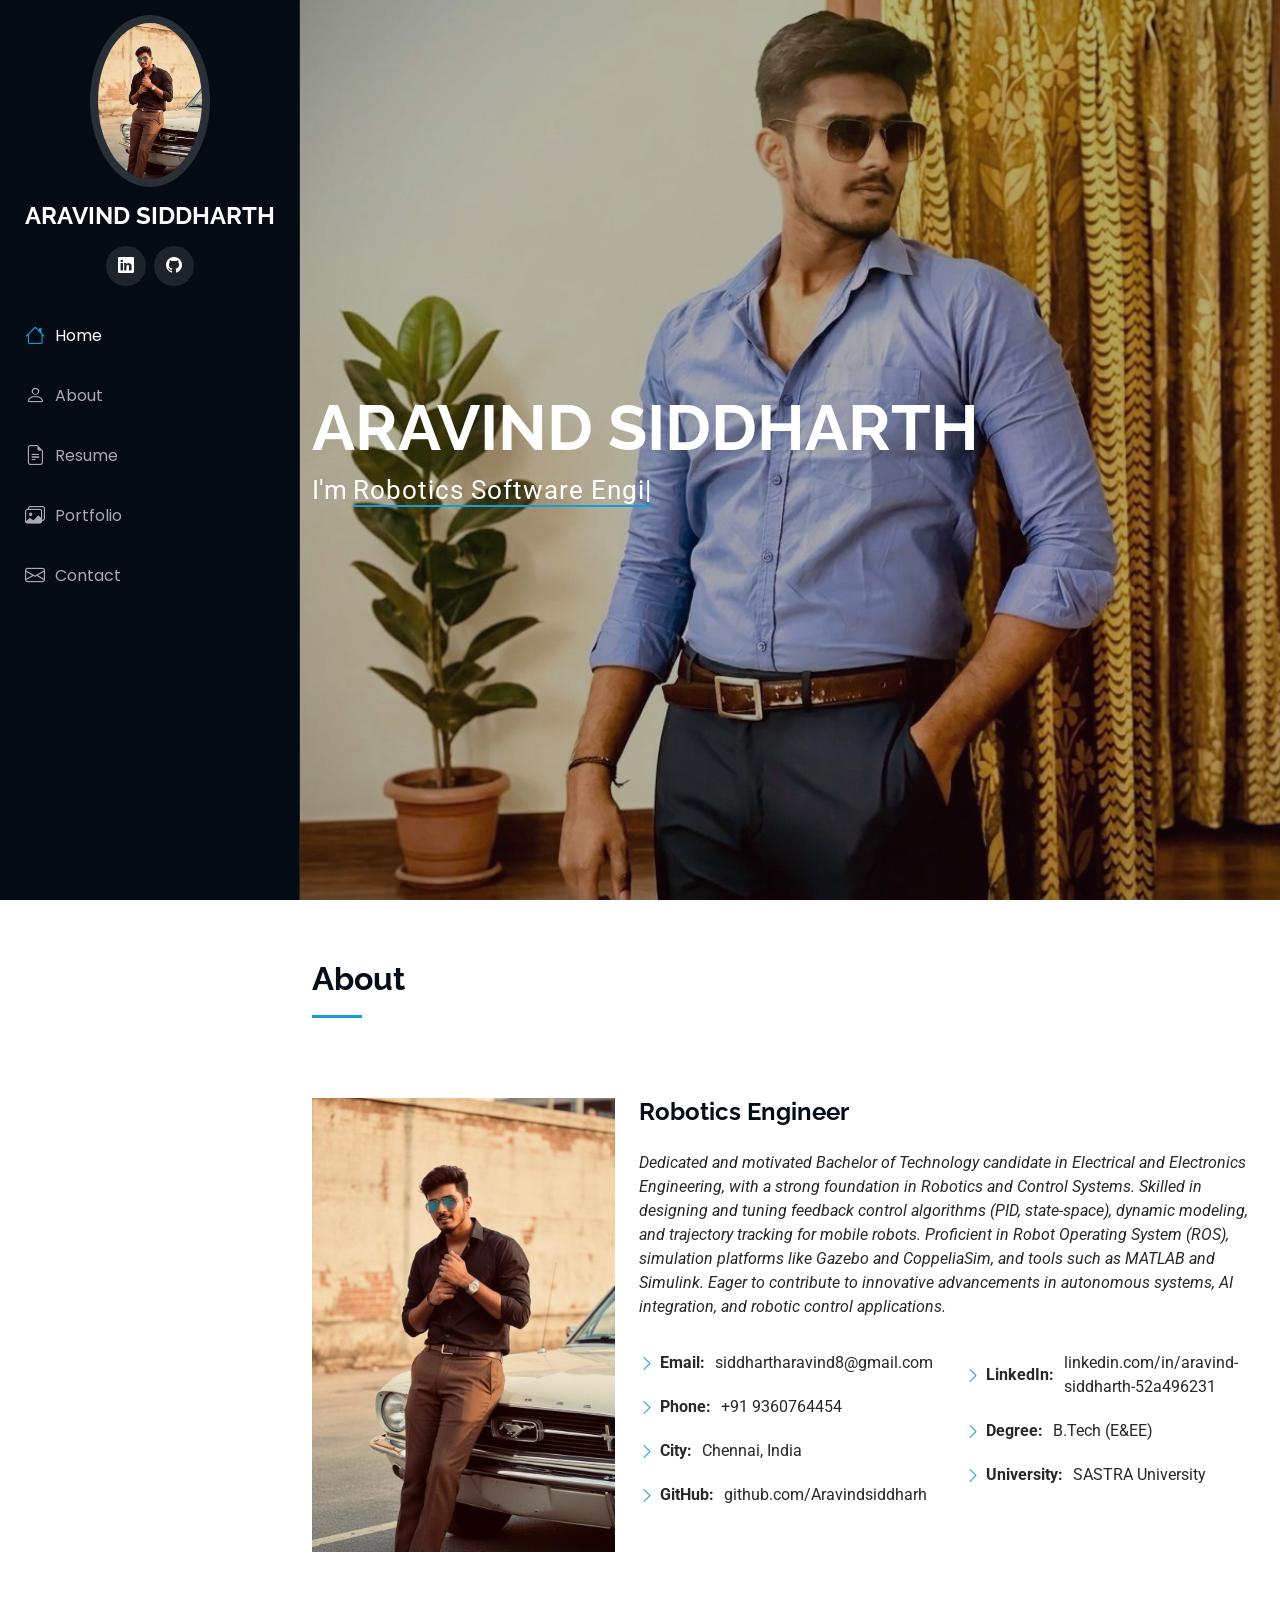
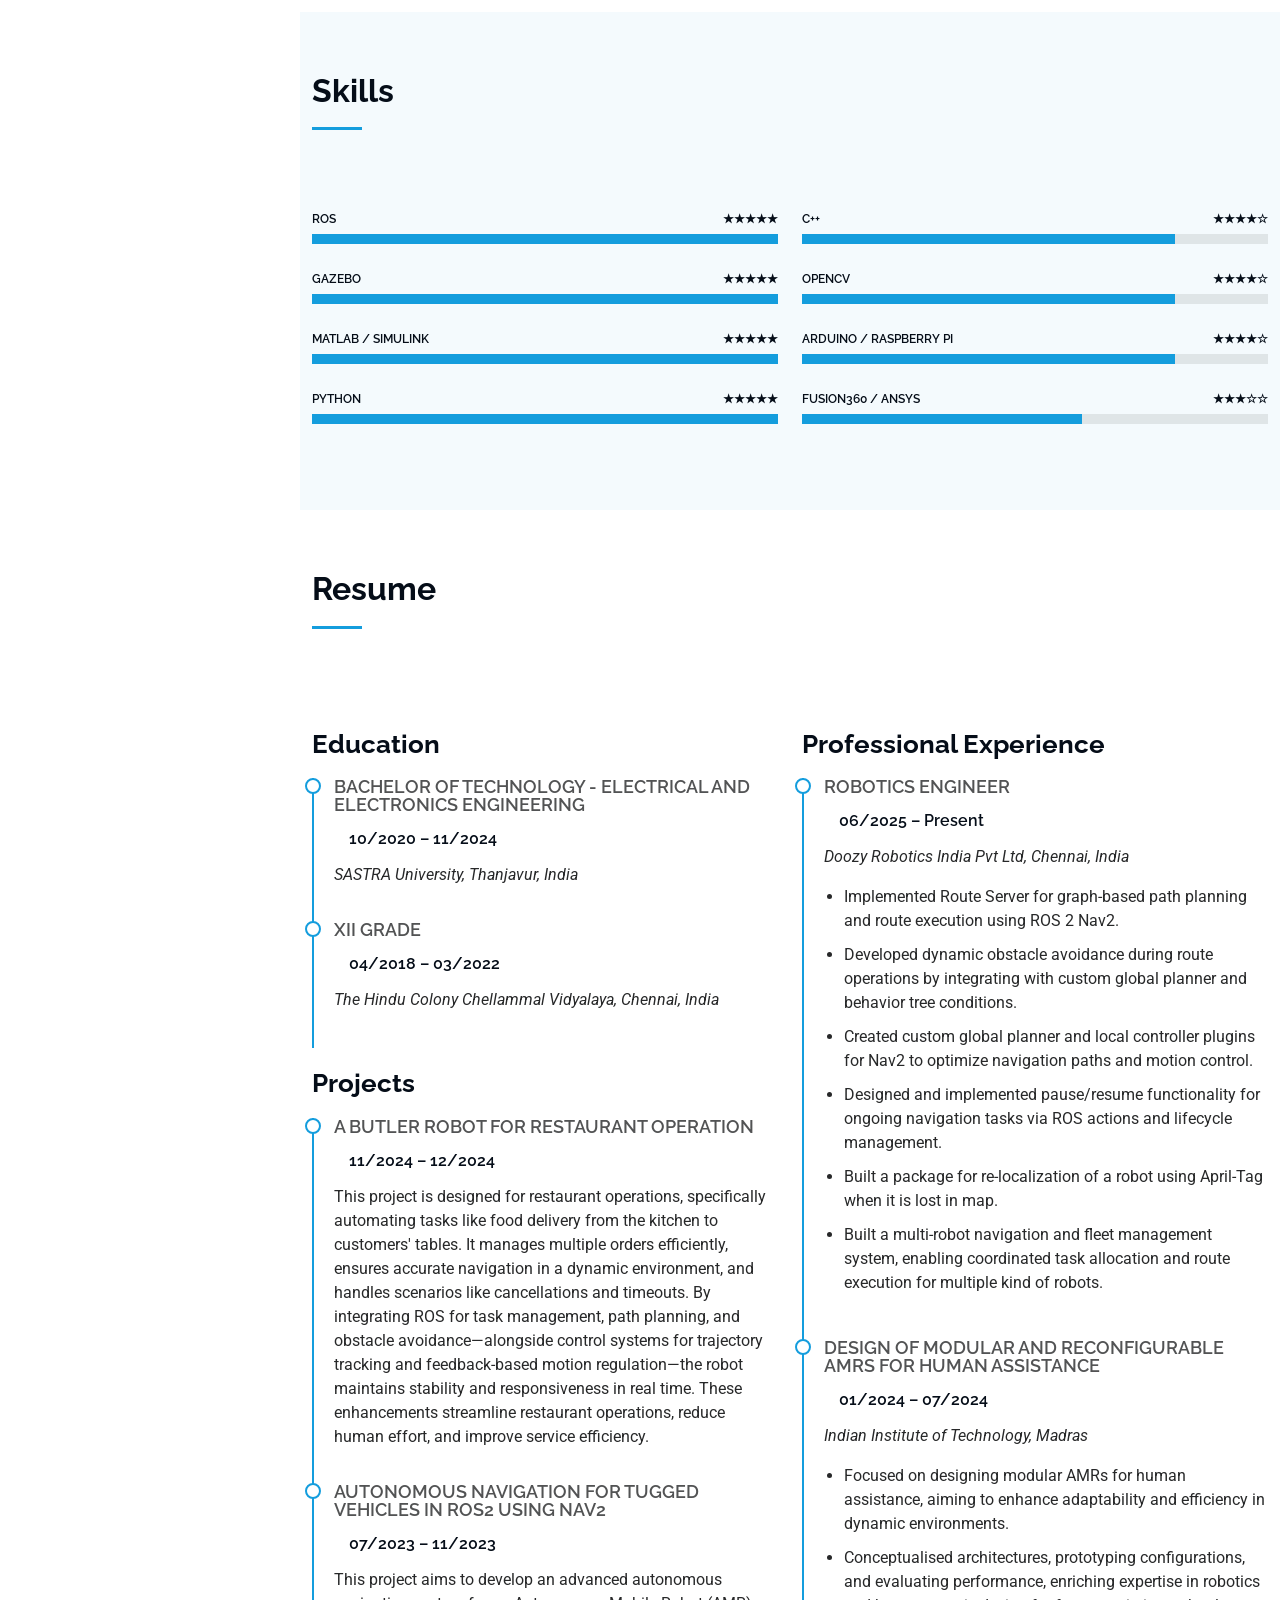
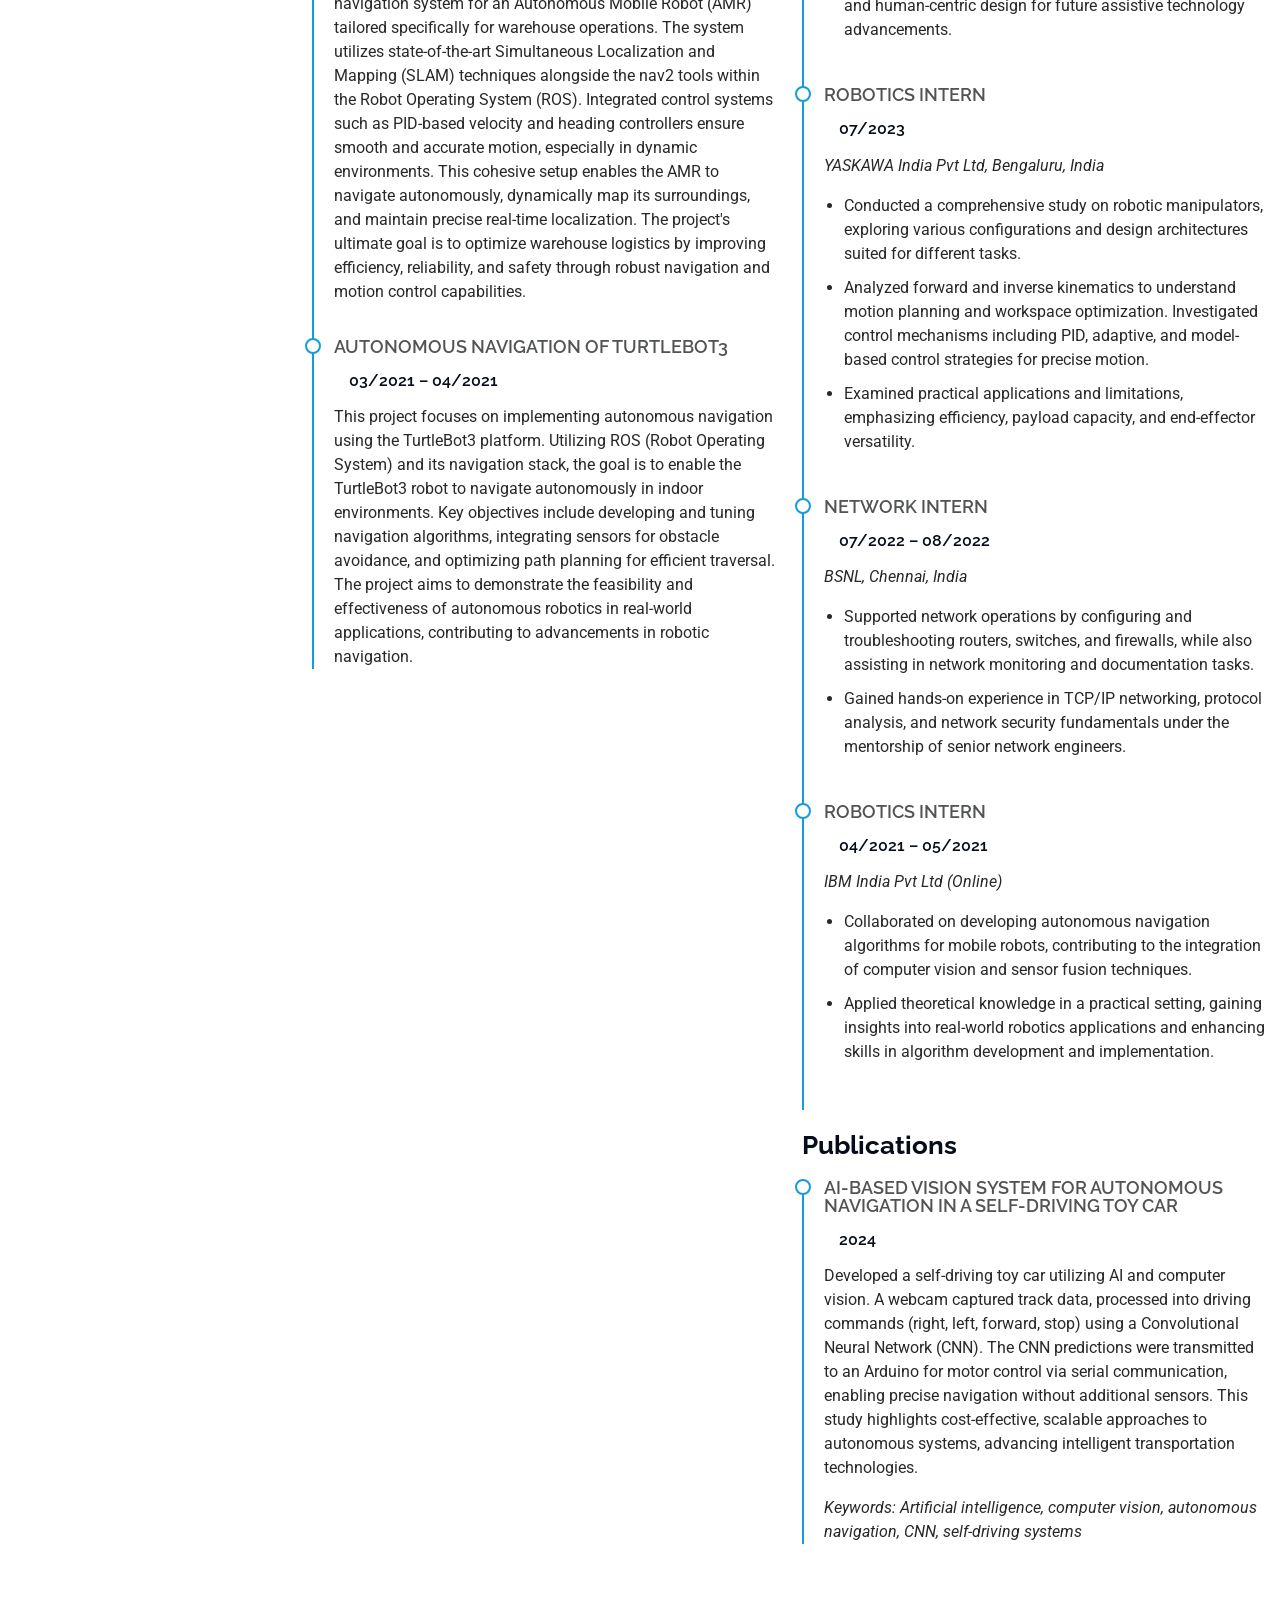
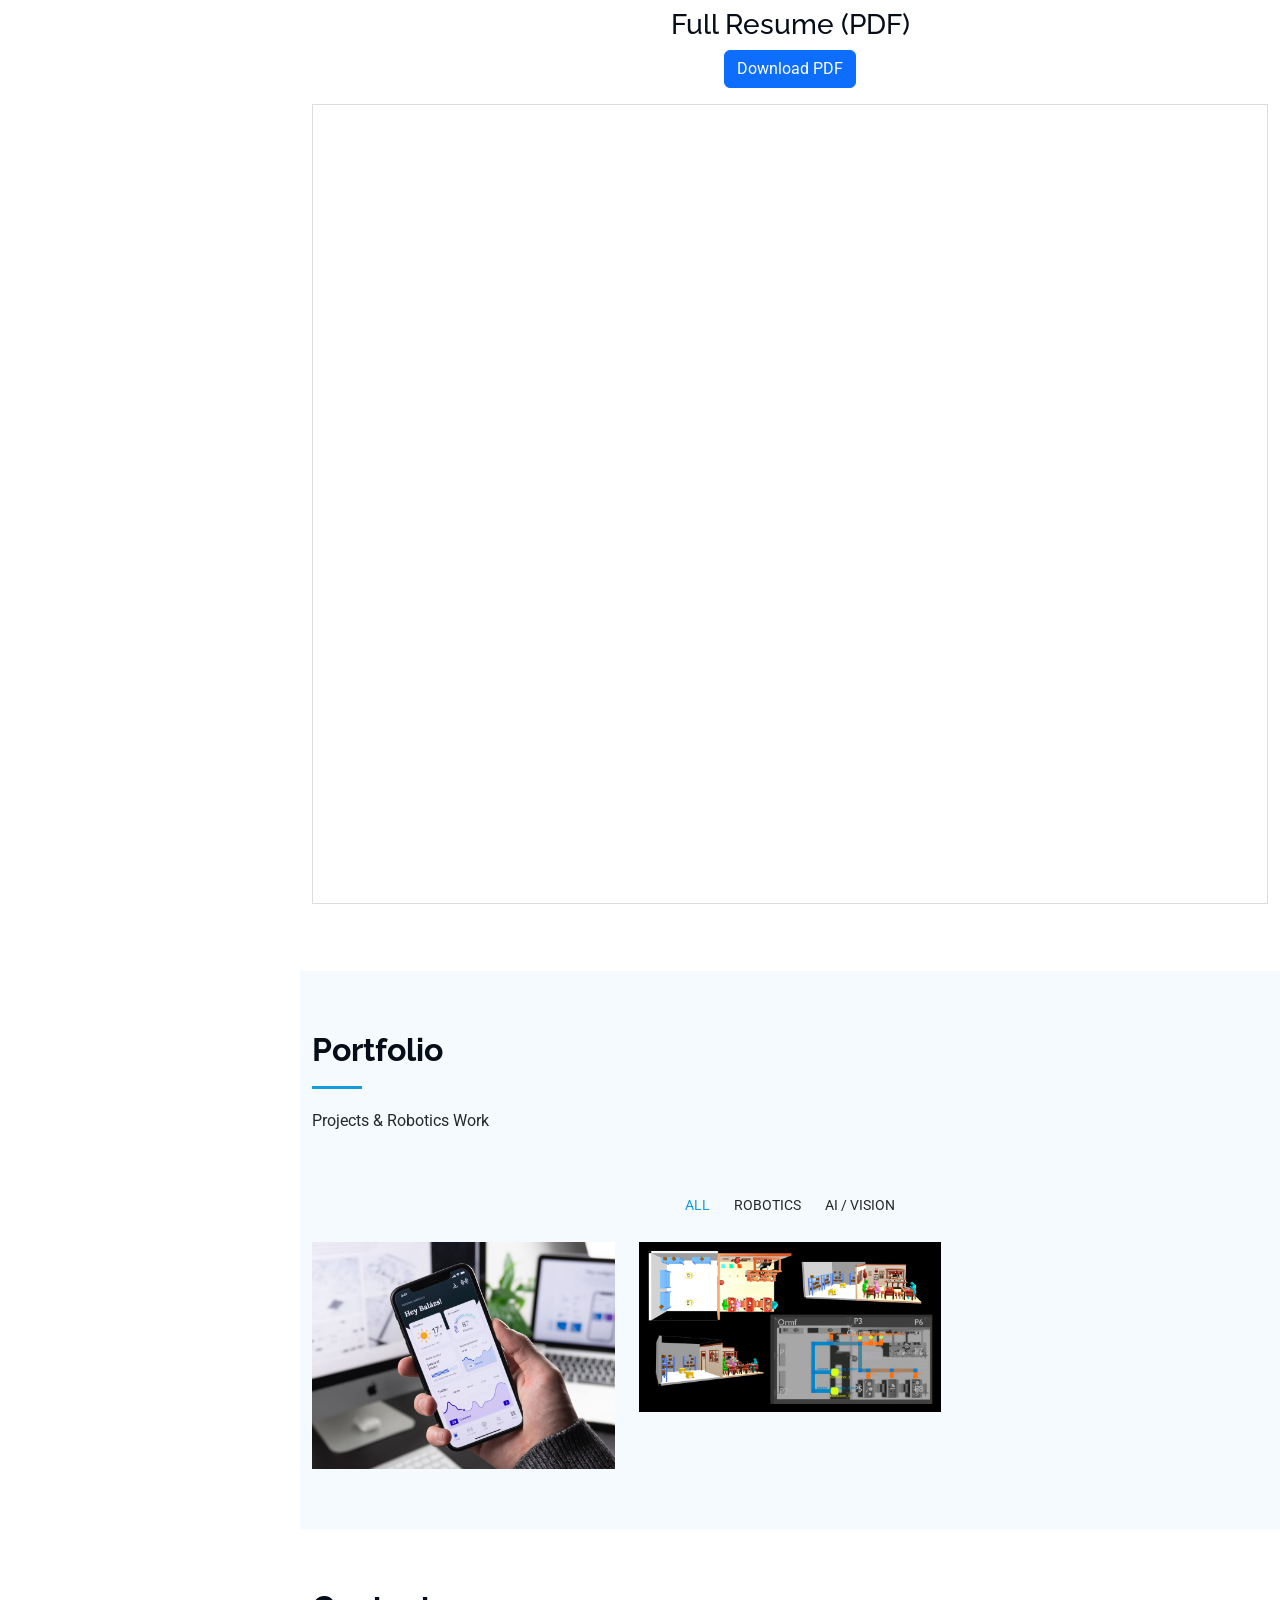
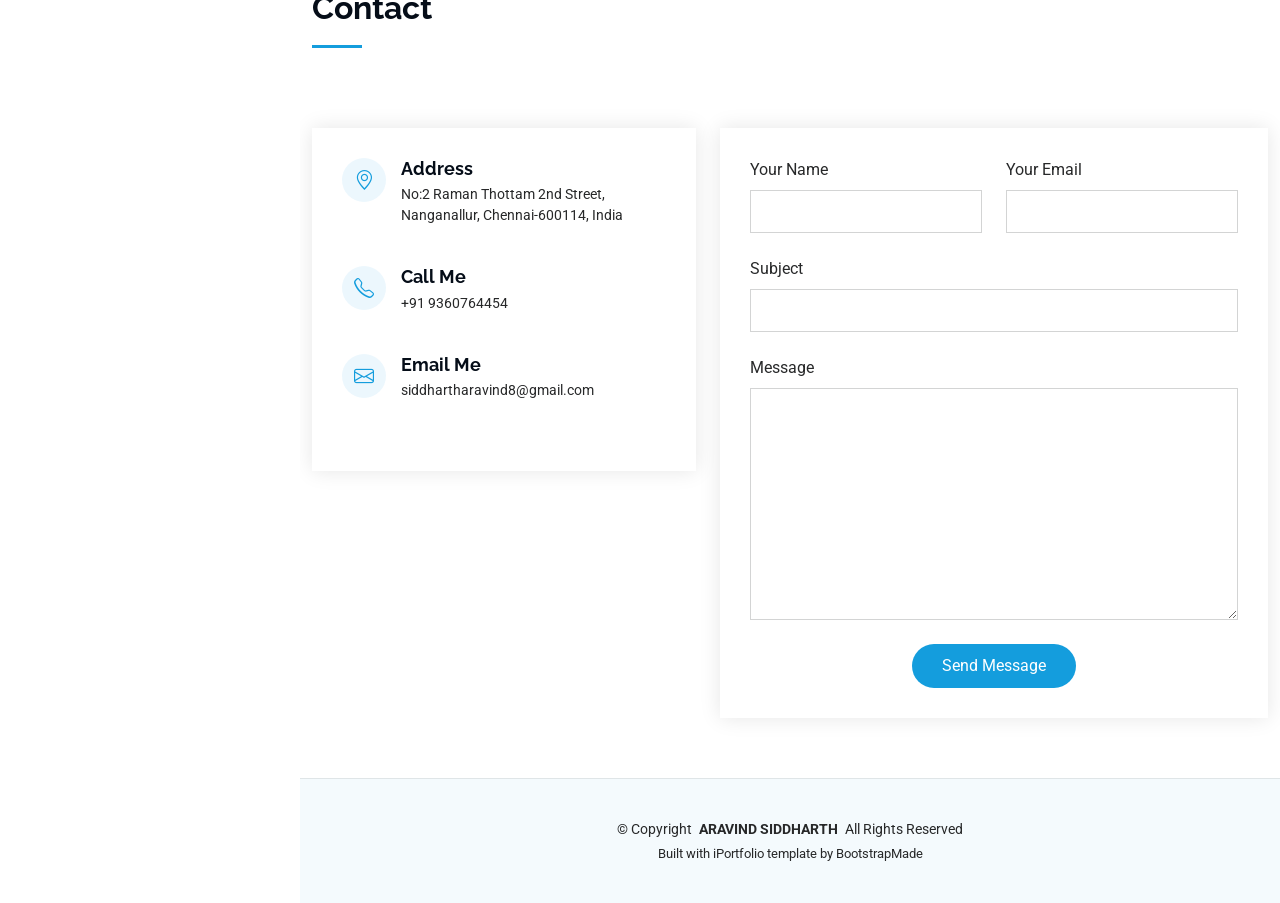
<file: index.html>
<!DOCTYPE html>
<html lang="en">

<head>
  <meta charset="utf-8">
  <meta content="width=device-width, initial-scale=1.0" name="viewport">
  <title>ARAVIND SIDDHARTH - Robotics Engineer Portfolio</title>
  <meta content="Robotics Engineer portfolio - ROS, Gazebo, Autonomous Navigation, Mobile Robots" name="description">
  <meta content="robotics, ROS, autonomous systems, mobile robots, control systems" name="keywords">

  <!-- Favicons -->
  <link href="assets/img/favicon.png" rel="icon">
  <link href="assets/img/apple-touch-icon.png" rel="apple-touch-icon">

  <!-- Fonts -->
  <link href="https://fonts.googleapis.com" rel="preconnect">
  <link href="https://fonts.gstatic.com" rel="preconnect" crossorigin>
  <link href="https://fonts.googleapis.com/css2?family=Roboto:ital,wght@0,100;0,300;0,400;0,500;0,700;0,900;1,100;1,300;1,400;1,500;1,700;1,900&family=Poppins:ital,wght@0,100;0,200;0,300;0,400;0,500;0,600;0,700;0,800;0,900;1,100;1,200;1,300;1,400;1,500;1,600;1,700;1,800;1,900&family=Raleway:ital,wght@0,100;0,200;0,300;0,400;0,500;0,600;0,700;0,800;0,900;1,100;1,200;1,300;1,400;1,500;1,600;1,700;1,800;1,900&display=swap" rel="stylesheet">

  <!-- Vendor CSS Files -->
  <link href="assets/vendor/bootstrap/css/bootstrap.min.css" rel="stylesheet">
  <link href="assets/vendor/bootstrap-icons/bootstrap-icons.css" rel="stylesheet">
  <link href="assets/vendor/aos/aos.css" rel="stylesheet">
  <link href="assets/vendor/glightbox/css/glightbox.min.css" rel="stylesheet">
  <link href="assets/vendor/swiper/swiper-bundle.min.css" rel="stylesheet">

  <!-- Main CSS File -->
  <link href="assets/css/main.css" rel="stylesheet">

</head>

<body class="index-page">

  <header id="header" class="header dark-background d-flex flex-column">
    <i class="header-toggle d-xl-none bi bi-list"></i>

    <div class="profile-img">
      <img src="assets/img/my-profile-img.jpg" alt="Aravind Siddharth" class="img-fluid rounded-circle">
    </div>

    <a href="index.html" class="logo d-flex align-items-center justify-content-center">
      <h1 class="sitename">ARAVIND SIDDHARTH</h1>
    </a>

    <div class="social-links text-center">
      <a href="https://linkedin.com/in/aravind-siddharth-52a496231" class="linkedin"><i class="bi bi-linkedin"></i></a>
      <a href="https://github.com/Aravindsiddharh" class="github"><i class="bi bi-github"></i></a>
    </div>

    <nav id="navmenu" class="navmenu">
      <ul>
        <li><a href="#hero" class="active"><i class="bi bi-house navicon"></i>Home</a></li>
        <li><a href="#about"><i class="bi bi-person navicon"></i> About</a></li>
        <li><a href="#resume"><i class="bi bi-file-earmark-text navicon"></i> Resume</a></li>
        <li><a href="#portfolio"><i class="bi bi-images navicon"></i> Portfolio</a></li>
        <li><a href="#contact"><i class="bi bi-envelope navicon"></i> Contact</a></li>
      </ul>
    </nav>

  </header>

  <main class="main">

    <!-- Hero Section -->
    <section id="hero" class="hero section dark-background">

      <img src="assets/img/hero-bg.jpg" alt="" data-aos="fade-in">

      <div class="container" data-aos="fade-up" data-aos-delay="100">
        <h2>ARAVIND SIDDHARTH</h2>
        <p>I'm <span class="typed" data-typed-items="Robotics Software Engineer, ROS Developer, Control Systems Engineer">Robotics Engineer</span><span class="typed-cursor typed-cursor--blink" aria-hidden="true"></span></p>
      </div>

    </section><!-- /Hero Section -->

    <!-- About Section -->
    <section id="about" class="about section">

      <div class="container section-title" data-aos="fade-up">
        <h2>About</h2>
      </div>

      <div class="container" data-aos="fade-up" data-aos-delay="100">

        <div class="row gy-4 justify-content-center">
          <div class="col-lg-4">
            <img src="assets/img/my-profile-img.jpg" class="img-fluid" alt="">
          </div>
          <div class="col-lg-8 content">
            <h2>Robotics Engineer</h2>
            <p class="fst-italic py-3">
              Dedicated and motivated Bachelor of Technology candidate in Electrical and Electronics Engineering, with a strong foundation in Robotics and Control Systems. Skilled in designing and tuning feedback control algorithms (PID, state-space), dynamic modeling, and trajectory tracking for mobile robots. Proficient in Robot Operating System (ROS), simulation platforms like Gazebo and CoppeliaSim, and tools such as MATLAB and Simulink. Eager to contribute to innovative advancements in autonomous systems, AI integration, and robotic control applications.
            </p>
            <div class="row">
              <div class="col-lg-6">
                <ul>
                  <li><i class="bi bi-chevron-right"></i> <strong>Email:</strong> <span>siddhartharavind8@gmail.com</span></li>
                  <li><i class="bi bi-chevron-right"></i> <strong>Phone:</strong> <span>+91 9360764454</span></li>
                  <li><i class="bi bi-chevron-right"></i> <strong>City:</strong> <span>Chennai, India</span></li>
                  <li><i class="bi bi-chevron-right"></i> <strong>GitHub:</strong> <span>github.com/Aravindsiddharh</span></li>
                </ul>
              </div>
              <div class="col-lg-6">
                <ul>
                  <li><i class="bi bi-chevron-right"></i> <strong>LinkedIn:</strong> <span>linkedin.com/in/aravind-siddharth-52a496231</span></li>
                  <li><i class="bi bi-chevron-right"></i> <strong>Degree:</strong> <span>B.Tech (E&EE)</span></li>
                  <li><i class="bi bi-chevron-right"></i> <strong>University:</strong> <span>SASTRA University</span></li>
                </ul>
              </div>
            </div>
          </div>
        </div>

      </div>

    </section><!-- /About Section -->

    <!-- Skills Section -->
    <section id="skills" class="skills section light-background">

      <div class="container section-title" data-aos="fade-up">
        <h2>Skills</h2>
      </div>

      <div class="container" data-aos="fade-up" data-aos-delay="100">

        <div class="row skills-content skills-animation">

          <div class="col-lg-6">

            <div class="progress">
              <span class="skill"><span>ROS</span> <i class="val">★★★★★</i></span>
              <div class="progress-bar-wrap">
                <div class="progress-bar" role="progressbar" style="width: 100%;" aria-valuenow="100"></div>
              </div>
            </div>

            <div class="progress">
              <span class="skill"><span>Gazebo</span> <i class="val">★★★★★</i></span>
              <div class="progress-bar-wrap">
                <div class="progress-bar" role="progressbar" style="width: 100%;" aria-valuenow="100"></div>
              </div>
            </div>

            <div class="progress">
              <span class="skill"><span>MATLAB / Simulink</span> <i class="val">★★★★★</i></span>
              <div class="progress-bar-wrap">
                <div class="progress-bar" role="progressbar" style="width: 100%;" aria-valuenow="100"></div>
              </div>
            </div>

            <div class="progress">
              <span class="skill"><span>Python</span> <i class="val">★★★★★</i></span>
              <div class="progress-bar-wrap">
                <div class="progress-bar" role="progressbar" style="width: 100%;" aria-valuenow="100"></div>
              </div>
            </div>

          </div>

          <div class="col-lg-6">

            <div class="progress">
              <span class="skill"><span>C++</span> <i class="val">★★★★☆</i></span>
              <div class="progress-bar-wrap">
                <div class="progress-bar" role="progressbar" style="width: 80%;" aria-valuenow="80"></div>
              </div>
            </div>

            <div class="progress">
              <span class="skill"><span>OpenCV</span> <i class="val">★★★★☆</i></span>
              <div class="progress-bar-wrap">
                <div class="progress-bar" role="progressbar" style="width: 80%;" aria-valuenow="80"></div>
              </div>
            </div>

            <div class="progress">
              <span class="skill"><span>Arduino / Raspberry Pi</span> <i class="val">★★★★☆</i></span>
              <div class="progress-bar-wrap">
                <div class="progress-bar" role="progressbar" style="width: 80%;" aria-valuenow="80"></div>
              </div>
            </div>

            <div class="progress">
              <span class="skill"><span>Fusion360 / Ansys</span> <i class="val">★★★☆☆</i></span>
              <div class="progress-bar-wrap">
                <div class="progress-bar" role="progressbar" style="width: 60%;" aria-valuenow="60"></div>
              </div>
            </div>

          </div>

        </div>

      </div>

    </section><!-- /Skills Section -->

    <!-- Resume Section -->
    <section id="resume" class="resume section">

      <div class="container section-title" data-aos="fade-up">
        <h2>Resume</h2>
      </div>

      <div class="container">

        <div class="row">

          <div class="col-lg-6" data-aos="fade-up" data-aos-delay="100">

            <h3 class="resume-title">Education</h3>

            <div class="resume-item">
              <h4>Bachelor of Technology - Electrical and Electronics Engineering</h4>
              <h5>10/2020 – 11/2024</h5>
              <p><em>SASTRA University, Thanjavur, India</em></p>
            </div>

            <div class="resume-item">
              <h4>XII Grade</h4>
              <h5>04/2018 – 03/2022</h5>
              <p><em>The Hindu Colony Chellammal Vidyalaya, Chennai, India</em></p>
            </div>

            <h3 class="resume-title">Projects</h3>

            <div class="resume-item">
              <h4>A Butler Robot for Restaurant Operation</h4>
              <h5>11/2024 – 12/2024</h5>
              <p>This project is designed for restaurant operations, specifically automating tasks like food delivery from the kitchen to customers' tables. It manages multiple orders efficiently, ensures accurate navigation in a dynamic environment, and handles scenarios like cancellations and timeouts. By integrating ROS for task management, path planning, and obstacle avoidance—alongside control systems for trajectory tracking and feedback-based motion regulation—the robot maintains stability and responsiveness in real time. These enhancements streamline restaurant operations, reduce human effort, and improve service efficiency.</p>
            </div>

            <div class="resume-item">
              <h4>Autonomous Navigation for Tugged Vehicles in ROS2 using nav2</h4>
              <h5>07/2023 – 11/2023</h5>
              <p>This project aims to develop an advanced autonomous navigation system for an Autonomous Mobile Robot (AMR) tailored specifically for warehouse operations. The system utilizes state-of-the-art Simultaneous Localization and Mapping (SLAM) techniques alongside the nav2 tools within the Robot Operating System (ROS). Integrated control systems such as PID-based velocity and heading controllers ensure smooth and accurate motion, especially in dynamic environments. This cohesive setup enables the AMR to navigate autonomously, dynamically map its surroundings, and maintain precise real-time localization. The project's ultimate goal is to optimize warehouse logistics by improving efficiency, reliability, and safety through robust navigation and motion control capabilities.</p>
            </div>

            <div class="resume-item">
              <h4>Autonomous Navigation of Turtlebot3</h4>
              <h5>03/2021 – 04/2021</h5>
              <p>This project focuses on implementing autonomous navigation using the TurtleBot3 platform. Utilizing ROS (Robot Operating System) and its navigation stack, the goal is to enable the TurtleBot3 robot to navigate autonomously in indoor environments. Key objectives include developing and tuning navigation algorithms, integrating sensors for obstacle avoidance, and optimizing path planning for efficient traversal. The project aims to demonstrate the feasibility and effectiveness of autonomous robotics in real-world applications, contributing to advancements in robotic navigation.</p>
            </div>

          </div>

          <div class="col-lg-6" data-aos="fade-up" data-aos-delay="200">

            <h3 class="resume-title">Professional Experience</h3>

            <div class="resume-item">
              <h4>Robotics Engineer</h4>
              <h5>06/2025 – Present</h5>
              <p><em>Doozy Robotics India Pvt Ltd, Chennai, India</em></p>
              <ul>
                <li>Implemented Route Server for graph-based path planning and route execution using ROS 2 Nav2.</li>
                <li>Developed dynamic obstacle avoidance during route operations by integrating with custom global planner and behavior tree conditions.</li>
                <li>Created custom global planner and local controller plugins for Nav2 to optimize navigation paths and motion control.</li>
                <li>Designed and implemented pause/resume functionality for ongoing navigation tasks via ROS actions and lifecycle management.</li>
                <li>Built a package for re-localization of a robot using April-Tag when it is lost in map.</li>
                <li>Built a multi-robot navigation and fleet management system, enabling coordinated task allocation and route execution for multiple kind of robots.</li>
              </ul>
            </div>

            <div class="resume-item">
              <h4>Design of Modular and Reconfigurable AMRs for Human Assistance</h4>
              <h5>01/2024 – 07/2024</h5>
              <p><em>Indian Institute of Technology, Madras</em></p>
              <ul>
                <li>Focused on designing modular AMRs for human assistance, aiming to enhance adaptability and efficiency in dynamic environments.</li>
                <li>Conceptualised architectures, prototyping configurations, and evaluating performance, enriching expertise in robotics and human-centric design for future assistive technology advancements.</li>
              </ul>
            </div>

            <div class="resume-item">
              <h4>Robotics Intern</h4>
              <h5>07/2023</h5>
              <p><em>YASKAWA India Pvt Ltd, Bengaluru, India</em></p>
              <ul>
                <li>Conducted a comprehensive study on robotic manipulators, exploring various configurations and design architectures suited for different tasks.</li>
                <li>Analyzed forward and inverse kinematics to understand motion planning and workspace optimization. Investigated control mechanisms including PID, adaptive, and model-based control strategies for precise motion.</li>
                <li>Examined practical applications and limitations, emphasizing efficiency, payload capacity, and end-effector versatility.</li>
              </ul>
            </div>

            <div class="resume-item">
              <h4>Network Intern</h4>
              <h5>07/2022 – 08/2022</h5>
              <p><em>BSNL, Chennai, India</em></p>
              <ul>
                <li>Supported network operations by configuring and troubleshooting routers, switches, and firewalls, while also assisting in network monitoring and documentation tasks.</li>
                <li>Gained hands-on experience in TCP/IP networking, protocol analysis, and network security fundamentals under the mentorship of senior network engineers.</li>
              </ul>
            </div>

            <div class="resume-item">
              <h4>Robotics Intern</h4>
              <h5>04/2021 – 05/2021</h5>
              <p><em>IBM India Pvt Ltd (Online)</em></p>
              <ul>
                <li>Collaborated on developing autonomous navigation algorithms for mobile robots, contributing to the integration of computer vision and sensor fusion techniques.</li>
                <li>Applied theoretical knowledge in a practical setting, gaining insights into real-world robotics applications and enhancing skills in algorithm development and implementation.</li>
              </ul>
            </div>

            <h3 class="resume-title">Publications</h3>

            <div class="resume-item">
              <h4>AI-Based Vision System for Autonomous Navigation in a Self-Driving Toy Car</h4>
              <h5>2024</h5>
              <p>Developed a self-driving toy car utilizing AI and computer vision. A webcam captured track data, processed into driving commands (right, left, forward, stop) using a Convolutional Neural Network (CNN). The CNN predictions were transmitted to an Arduino for motor control via serial communication, enabling precise navigation without additional sensors. This study highlights cost-effective, scalable approaches to autonomous systems, advancing intelligent transportation technologies.</p>
              <p><em>Keywords: Artificial intelligence, computer vision, autonomous navigation, CNN, self-driving systems</em></p>
            </div>

          </div>

        </div>

        <!-- PDF Resume Preview + Download -->
        <div class="row mt-5" data-aos="fade-up">
          <div class="col-12 text-center">
            <h3>Full Resume (PDF)</h3>
            <p><a href="ARAVIND-SIDDHARTH-Resume-lstest.pdf" class="btn btn-primary" download>Download PDF</a></p>
            <iframe src="ARAVIND-SIDDHARTH-Resume-lstest.pdf" width="100%" height="800px" style="border:1px solid #ddd;"></iframe>
          </div>
        </div>

      </div>

    </section><!-- /Resume Section -->

    <!-- Portfolio Section (placeholders - add your robot images later) -->
    <section id="portfolio" class="portfolio section light-background">

      <div class="container section-title" data-aos="fade-up">
        <h2>Portfolio</h2>
        <p>Projects & Robotics Work</p>
      </div>

      <div class="container">

        <div class="isotope-layout" data-default-filter="*" data-layout="masonry" data-sort="original-order">

          <ul class="portfolio-filters isotope-filters" data-aos="fade-up" data-aos-delay="100">
            <li data-filter="*" class="filter-active">All</li>
            <li data-filter=".filter-robot">Robotics</li>
            <li data-filter=".filter-ai">AI / Vision</li>
          </ul>

          <div class="row gy-4 isotope-container" data-aos="fade-up" data-aos-delay="200">

            <!-- Add your actual project images here later -->

             <!-- Butler-robot operation -->

            <div class="col-lg-4 col-md-6 portfolio-item isotope-item filter-robot">
              <div class="portfolio-content h-100">

                <!-- Make whole image clickable -->
                <a href="butler-robot-project.html">
                  <img src="assets/img/portfolio/app-1.jpg" class="img-fluid" alt="">
                </a>

                <div class="portfolio-info">
                  <h4>Butler Robot</h4>
                  <p>Restaurant service automation with ROS & Nav2</p>

                  <!-- Change icon link also -->
                  <a href="butler-robot-project.html" title="Butler Robot" class="details-link">
                    <i class="bi bi-link-45deg"></i>
                  </a>
                </div>

              </div>
            </div>
            <!--   fleet management  -->

            <div class="col-lg-4 col-md-6 portfolio-item isotope-item filter-robot">
              <div class="portfolio-content h-100">

                <!-- Make whole image clickable -->
                <a href="fleet-management.html">
                  <img src="assets/img/portfolio/fleet_image.jpg" class="img-fluid" alt="">
                </a>

                <div class="portfolio-info">
                  <h4>Fleet Management System</h4>
                  <p>Multi-robot fleet management with Open-RMF and ROS2</p>

                  <!-- Change icon link also -->
                  <a href="fleet-management.html" title="Fleet Management System" class="details-link">
                    <i class="bi bi-link-45deg"></i>
                  </a>
                </div>

              </div>
            </div>            

            <!-- More items can be added similarly -->

          </div>

        </div>

      </div>

    </section><!-- /Portfolio Section -->

    <!-- Contact Section -->
    <section id="contact" class="contact section">

      <div class="container section-title" data-aos="fade-up">
        <h2>Contact</h2>
      </div>

      <div class="container" data-aos="fade-up" data-aos-delay="100">

        <div class="row gy-4">

          <div class="col-lg-5">

            <div class="info-wrap">
              <div class="info-item d-flex" data-aos="fade-up" data-aos-delay="200">
                <i class="bi bi-geo-alt flex-shrink-0"></i>
                <div>
                  <h3>Address</h3>
                  <p>No:2 Raman Thottam 2nd Street, Nanganallur, Chennai-600114, India</p>
                </div>
              </div>

              <div class="info-item d-flex" data-aos="fade-up" data-aos-delay="300">
                <i class="bi bi-telephone flex-shrink-0"></i>
                <div>
                  <h3>Call Me</h3>
                  <p>+91 9360764454</p>
                </div>
              </div>

              <div class="info-item d-flex" data-aos="fade-up" data-aos-delay="400">
                <i class="bi bi-envelope flex-shrink-0"></i>
                <div>
                  <h3>Email Me</h3>
                  <p>siddhartharavind8@gmail.com</p>
                </div>
              </div>

            </div>
          </div>

          <div class="col-lg-7">
            <form action="forms/contact.php" method="post" class="php-email-form" data-aos="fade-up" data-aos-delay="200">
              <div class="row gy-4">

                <div class="col-md-6">
                  <label for="name-field" class="pb-2">Your Name</label>
                  <input type="text" name="name" class="form-control" required="">
                </div>

                <div class="col-md-6">
                  <label for="email-field" class="pb-2">Your Email</label>
                  <input type="email" class="form-control" name="email" required="">
                </div>

                <div class="col-md-12">
                  <label for="subject-field" class="pb-2">Subject</label>
                  <input type="text" class="form-control" name="subject" required="">
                </div>

                <div class="col-md-12">
                  <label for="message-field" class="pb-2">Message</label>
                  <textarea class="form-control" name="message" rows="10" required=""></textarea>
                </div>

                <div class="col-md-12 text-center">
                  <button type="submit">Send Message</button>
                </div>

              </div>
            </form>
          </div>

        </div>

      </div>

    </section><!-- /Contact Section -->

  </main>

  <footer id="footer" class="footer position-relative light-background">

    <div class="container">
      <div class="copyright text-center ">
        <p>© <span>Copyright</span> <strong class="px-1 sitename">ARAVIND SIDDHARTH</strong> <span>All Rights Reserved</span></p>
      </div>
      <div class="credits">
        Built with iPortfolio template by BootstrapMade
      </div>
    </div>

  </footer>

  <!-- Scroll Top -->
  <a href="#" id="scroll-top" class="scroll-top d-flex align-items-center justify-content-center"><i class="bi bi-arrow-up-short"></i></a>

  <!-- Preloader -->
  <div id="preloader"></div>

  <!-- Vendor JS Files -->
  <script src="assets/vendor/bootstrap/js/bootstrap.bundle.min.js"></script>
  <script src="assets/vendor/php-email-form/validate.js"></script>
  <script src="assets/vendor/aos/aos.js"></script>
  <script src="assets/vendor/typed.js/typed.umd.js"></script>
  <script src="assets/vendor/glightbox/js/glightbox.min.js"></script>
  <script src="assets/vendor/imagesloaded/imagesloaded.pkgd.min.js"></script>
  <script src="assets/vendor/isotope-layout/isotope.pkgd.min.js"></script>
  <script src="assets/vendor/swiper/swiper-bundle.min.js"></script>

  <!-- Main JS File -->
  <script src="assets/js/main.js"></script>

</body>

</html>
</file>
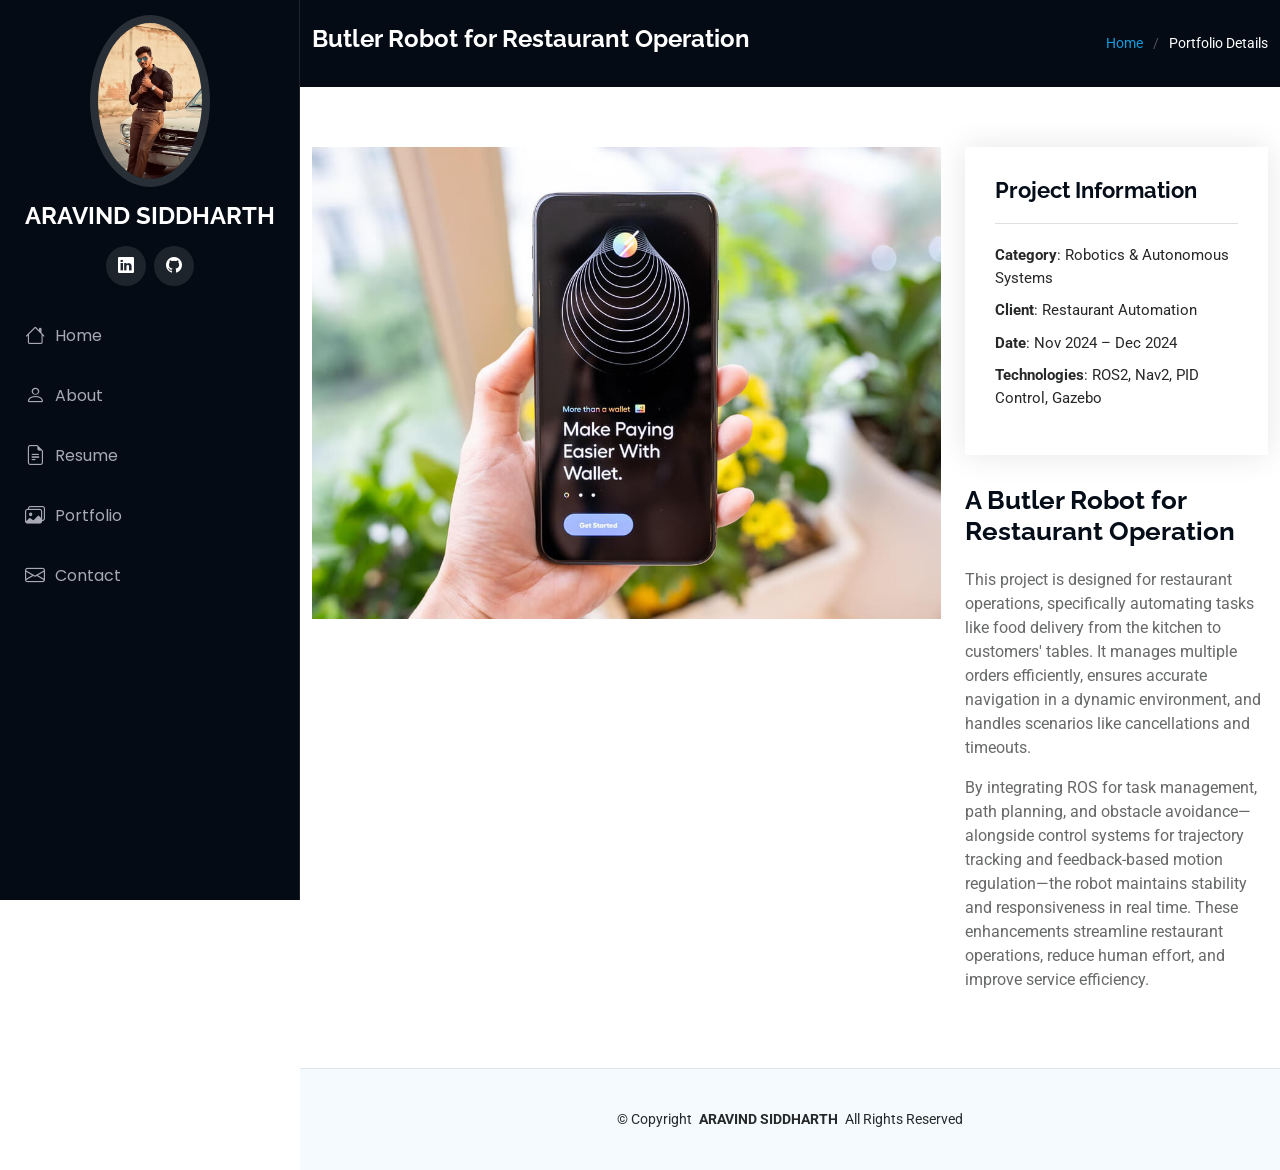
<file: butler-robot-project.html>
<!DOCTYPE html>
<html lang="en">

<head>
  <meta charset="utf-8">
  <meta content="width=device-width, initial-scale=1.0" name="viewport">
  <title>Butler Robot - ARAVIND SIDDHARTH</title>
  <meta content="Butler Robot for Restaurant operation using ROS2 and Nav2" name="description">

  <!-- Favicons -->
  <link href="assets/img/favicon.png" rel="icon">
  <link href="assets/img/apple-touch-icon.png" rel="apple-touch-icon">

  <!-- Fonts & Vendor CSS (same as main) -->
  <link href="https://fonts.googleapis.com" rel="preconnect">
  <link href="https://fonts.gstatic.com" rel="preconnect" crossorigin>
  <link href="https://fonts.googleapis.com/css2?family=Roboto:ital,wght@0,100;0,300;0,400;0,500;0,700;0,900;1,100;1,300;1,400;1,500;1,700;1,900&family=Poppins:ital,wght@0,100;0,200;0,300;0,400;0,500;0,600;0,700;0,800;0,900;1,100;1,200;1,300;1,400;1,500;1,600;1,700;1,800;1,900&family=Raleway:ital,wght@0,100;0,200;0,300;0,400;0,500;0,600;0,700;0,800;0,900;1,100;1,200;1,300;1,400;1,500;1,600;1,700;1,800;1,900&display=swap" rel="stylesheet">
  <link href="assets/vendor/bootstrap/css/bootstrap.min.css" rel="stylesheet">
  <link href="assets/vendor/bootstrap-icons/bootstrap-icons.css" rel="stylesheet">
  <link href="assets/vendor/aos/aos.css" rel="stylesheet">
  <link href="assets/vendor/glightbox/css/glightbox.min.css" rel="stylesheet">
  <link href="assets/vendor/swiper/swiper-bundle.min.css" rel="stylesheet">
  <link href="assets/css/main.css" rel="stylesheet">
</head>

<body class="portfolio-details-page">

  <header id="header" class="header dark-background d-flex flex-column">
    <i class="header-toggle d-xl-none bi bi-list"></i>
    <div class="profile-img">
      <img src="assets/img/my-profile-img.jpg" alt="Aravind Siddharth" class="img-fluid rounded-circle">
    </div>
    <a href="index.html" class="logo d-flex align-items-center justify-content-center">
      <h1 class="sitename">ARAVIND SIDDHARTH</h1>
    </a>
    <div class="social-links text-center">
      <a href="https://linkedin.com/in/aravind-siddharth-52a496231" class="linkedin"><i class="bi bi-linkedin"></i></a>
      <a href="https://github.com/Aravindsiddharh" class="github"><i class="bi bi-github"></i></a>
    </div>
    <nav id="navmenu" class="navmenu">
      <ul>
        <li><a href="index.html#hero"><i class="bi bi-house navicon"></i>Home</a></li>
        <li><a href="index.html#about"><i class="bi bi-person navicon"></i>About</a></li>
        <li><a href="index.html#resume"><i class="bi bi-file-earmark-text navicon"></i>Resume</a></li>
        <li><a href="index.html#portfolio"><i class="bi bi-images navicon"></i>Portfolio</a></li>
        <li><a href="index.html#contact"><i class="bi bi-envelope navicon"></i>Contact</a></li>
      </ul>
    </nav>
  </header>

  <main class="main">
    <div class="page-title dark-background">
      <div class="container d-lg-flex justify-content-between align-items-center">
        <h1>Butler Robot for Restaurant Operation</h1>
        <nav class="breadcrumbs">
          <ol>
            <li><a href="index.html">Home</a></li>
            <li class="current">Portfolio Details</li>
          </ol>
        </nav>
      </div>
    </div>

    <section id="portfolio-details" class="portfolio-details section">
      <div class="container" data-aos="fade-up" data-aos-delay="100">
        <div class="row gy-4">
          <div class="col-lg-8">
            <div class="portfolio-details-slider swiper init-swiper">
              <script type="application/json" class="swiper-config">
                {"loop": true, "speed": 600, "autoplay": {"delay": 5000}, "slidesPerView": "auto", "pagination": {"el": ".swiper-pagination", "type": "bullets", "clickable": true}}
              </script>
              <div class="swiper-wrapper">
                <!-- Replace these images with your actual robot photos -->
                <!-- <div class="swiper-slide"><img src="assets/img/portfolio/app-1.jpg" alt="Butler Robot"></div> -->
                <div class="swiper-slide"><img src="assets/img/portfolio/app-2.jpg" alt="Butler Robot"></div>
              </div>
              <div class="swiper-pagination"></div>
            </div>
          </div>

          <div class="col-lg-4">
            <div class="portfolio-info" data-aos="fade-up" data-aos-delay="200">
              <h3>Project Information</h3>
              <ul>
                <li><strong>Category</strong>: Robotics &amp; Autonomous Systems</li>
                <li><strong>Client</strong>: Restaurant Automation</li>
                <li><strong>Date</strong>: Nov 2024 – Dec 2024</li>
                <li><strong>Technologies</strong>: ROS2, Nav2, PID Control, Gazebo</li>
              </ul>
            </div>
            <div class="portfolio-description" data-aos="fade-up" data-aos-delay="300">
              <h2>A Butler Robot for Restaurant Operation</h2>
              <p>
                This project is designed for restaurant operations, specifically automating tasks like food delivery from the kitchen to customers' tables. It manages multiple orders efficiently, ensures accurate navigation in a dynamic environment, and handles scenarios like cancellations and timeouts. 
              </p>
              <p>
                By integrating ROS for task management, path planning, and obstacle avoidance—alongside control systems for trajectory tracking and feedback-based motion regulation—the robot maintains stability and responsiveness in real time. These enhancements streamline restaurant operations, reduce human effort, and improve service efficiency.
              </p>
            </div>
          </div>
        </div>
      </div>
    </section>
  </main>

  <footer id="footer" class="footer position-relative light-background">
    <div class="container">
      <div class="copyright text-center">
        <p>© <span>Copyright</span> <strong class="px-1 sitename">ARAVIND SIDDHARTH</strong> <span>All Rights Reserved</span></p>
      </div>
    </div>
  </footer>

  <!-- Scroll Top & Scripts (same as main) -->
  <a href="#" id="scroll-top" class="scroll-top d-flex align-items-center justify-content-center"><i class="bi bi-arrow-up-short"></i></a>
  <div id="preloader"></div>
  <script src="assets/vendor/bootstrap/js/bootstrap.bundle.min.js"></script>
  <script src="assets/vendor/aos/aos.js"></script>
  <script src="assets/vendor/glightbox/js/glightbox.min.js"></script>
  <script src="assets/vendor/swiper/swiper-bundle.min.js"></script>
  <script src="assets/js/main.js"></script>
</body>
</html>
</file>
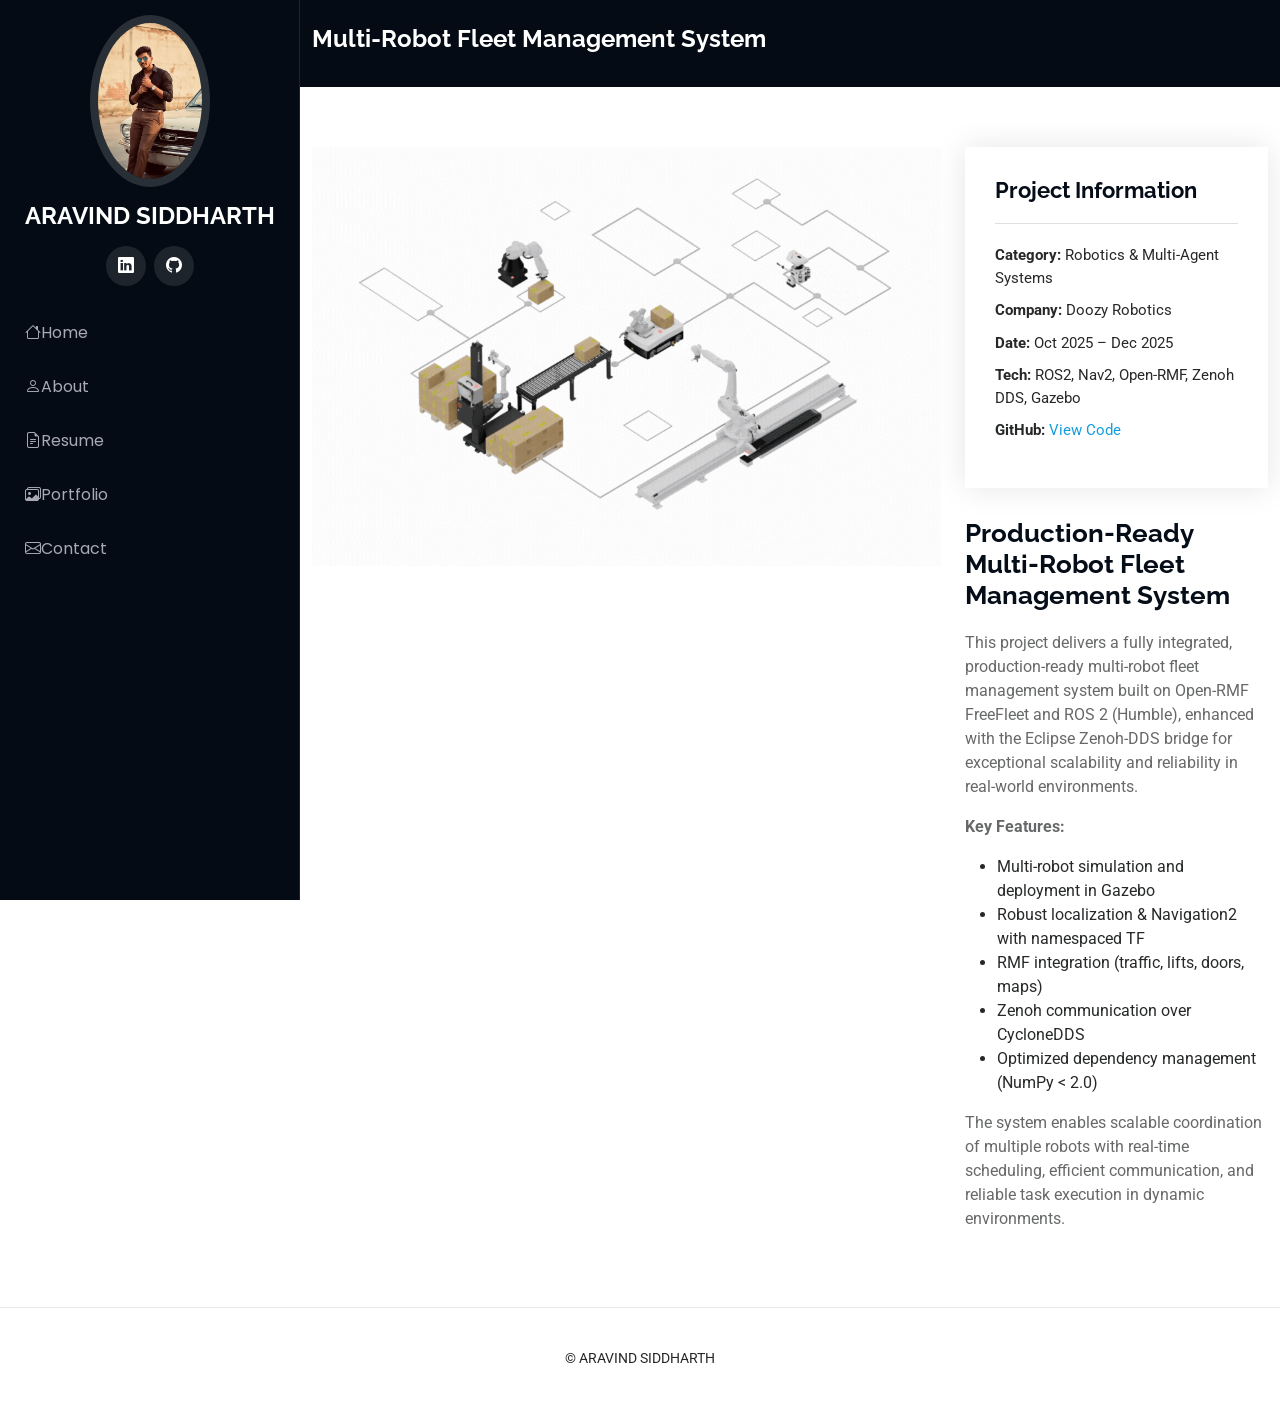
<file: fleet-management.html>
<!DOCTYPE html>
<html lang="en">

<head>
  <meta charset="utf-8">
  <meta content="width=device-width, initial-scale=1.0" name="viewport">

  <!-- ✅ Updated Title -->
  <title>Fleet Management System - ARAVIND SIDDHARTH</title>

  <meta content="Multi-robot fleet management using Open-RMF, ROS2, and Zenoh DDS" name="description">

  <!-- Favicons -->
  <link href="assets/img/favicon.png" rel="icon">
  <link href="assets/img/apple-touch-icon.png" rel="apple-touch-icon">

  <!-- CSS -->
  <link href="https://fonts.googleapis.com" rel="preconnect">
  <link href="https://fonts.gstatic.com" rel="preconnect" crossorigin>
  <link href="https://fonts.googleapis.com/css2?family=Roboto&family=Poppins&family=Raleway&display=swap" rel="stylesheet">

  <link href="assets/vendor/bootstrap/css/bootstrap.min.css" rel="stylesheet">
  <link href="assets/vendor/bootstrap-icons/bootstrap-icons.css" rel="stylesheet">
  <link href="assets/vendor/aos/aos.css" rel="stylesheet">
  <link href="assets/vendor/glightbox/css/glightbox.min.css" rel="stylesheet">
  <link href="assets/vendor/swiper/swiper-bundle.min.css" rel="stylesheet">
  <link href="assets/css/main.css" rel="stylesheet">
</head>

<body class="portfolio-details-page">

  <!-- Sidebar -->
  <header id="header" class="header dark-background d-flex flex-column">
    <i class="header-toggle d-xl-none bi bi-list"></i>

    <div class="profile-img">
      <img src="assets/img/my-profile-img.jpg" class="img-fluid rounded-circle">
    </div>

    <a href="index.html" class="logo d-flex align-items-center justify-content-center">
      <h1 class="sitename">ARAVIND SIDDHARTH</h1>
    </a>

    <div class="social-links text-center">
      <a href="https://linkedin.com/in/aravind-siddharth-52a496231"><i class="bi bi-linkedin"></i></a>
      <a href="https://github.com/Aravindsiddharh"><i class="bi bi-github"></i></a>
    </div>

    <nav id="navmenu" class="navmenu">
      <ul>
        <li><a href="index.html#hero"><i class="bi bi-house"></i> Home</a></li>
        <li><a href="index.html#about"><i class="bi bi-person"></i> About</a></li>
        <li><a href="index.html#resume"><i class="bi bi-file-earmark-text"></i> Resume</a></li>
        <li><a href="index.html#portfolio"><i class="bi bi-images"></i> Portfolio</a></li>
        <li><a href="index.html#contact"><i class="bi bi-envelope"></i> Contact</a></li>
      </ul>
    </nav>
  </header>

  <main class="main">

    <!-- Title -->
    <div class="page-title dark-background">
      <div class="container d-lg-flex justify-content-between align-items-center">
        <h1>Multi-Robot Fleet Management System</h1>
      </div>
    </div>

    <!-- Portfolio Details -->
    <section id="portfolio-details" class="portfolio-details section">
      <div class="container">
        <div class="row gy-4">

          <!-- Images -->
          <div class="col-lg-8">
            <div class="swiper">
              <div class="swiper-wrapper">
                <div class="swiper-slide">
                  <img src="assets/img/portfolio/Warehouse-Robot-Fleet-Management.gif" class="img-fluid">
                </div>
                <!-- <div class="swiper-slide">
                  <img src="assets/img/portfolio/app-3.jpg" class="img-fluid">
                </div> -->
              </div>
            </div>
          </div>

          <!-- Info -->
          <div class="col-lg-4">
            <div class="portfolio-info">
              <h3>Project Information</h3>
              <ul>
                <li><strong>Category:</strong> Robotics & Multi-Agent Systems</li>
                <li><strong>Company:</strong> Doozy Robotics</li>
                <li><strong>Date:</strong> Oct 2025 – Dec 2025</li>
                <li><strong>Tech:</strong> ROS2, Nav2, Open-RMF, Zenoh DDS, Gazebo</li>
                <li><strong>GitHub:</strong> <a href="https://github.com/Aravindsiddharh">View Code</a></li>
              </ul>
            </div>

            <!-- Description -->
            <div class="portfolio-description">
              <h2>Production-Ready Multi-Robot Fleet Management System</h2>

              <p>
                This project delivers a fully integrated, production-ready multi-robot fleet management system built on Open-RMF FreeFleet and ROS 2 (Humble), enhanced with the Eclipse Zenoh-DDS bridge for exceptional scalability and reliability in real-world environments.
              </p>

              <p><strong>Key Features:</strong></p>
              <ul>
                <li>Multi-robot simulation and deployment in Gazebo</li>
                <li>Robust localization & Navigation2 with namespaced TF</li>
                <li>RMF integration (traffic, lifts, doors, maps)</li>
                <li>Zenoh communication over CycloneDDS</li>
                <li>Optimized dependency management (NumPy &lt; 2.0)</li>
              </ul>

              <p>
                The system enables scalable coordination of multiple robots with real-time scheduling, efficient communication, and reliable task execution in dynamic environments.
              </p>
            </div>

          </div>

        </div>
      </div>
    </section>

  </main>

  <!-- Footer -->
  <footer class="footer text-center">
    <p>© ARAVIND SIDDHARTH</p>
  </footer>

  <!-- Scripts -->
  <script src="assets/vendor/bootstrap/js/bootstrap.bundle.min.js"></script>
  <script src="assets/vendor/aos/aos.js"></script>
  <script src="assets/vendor/swiper/swiper-bundle.min.js"></script>
  <script src="assets/js/main.js"></script>

</body>
</html>
</file>
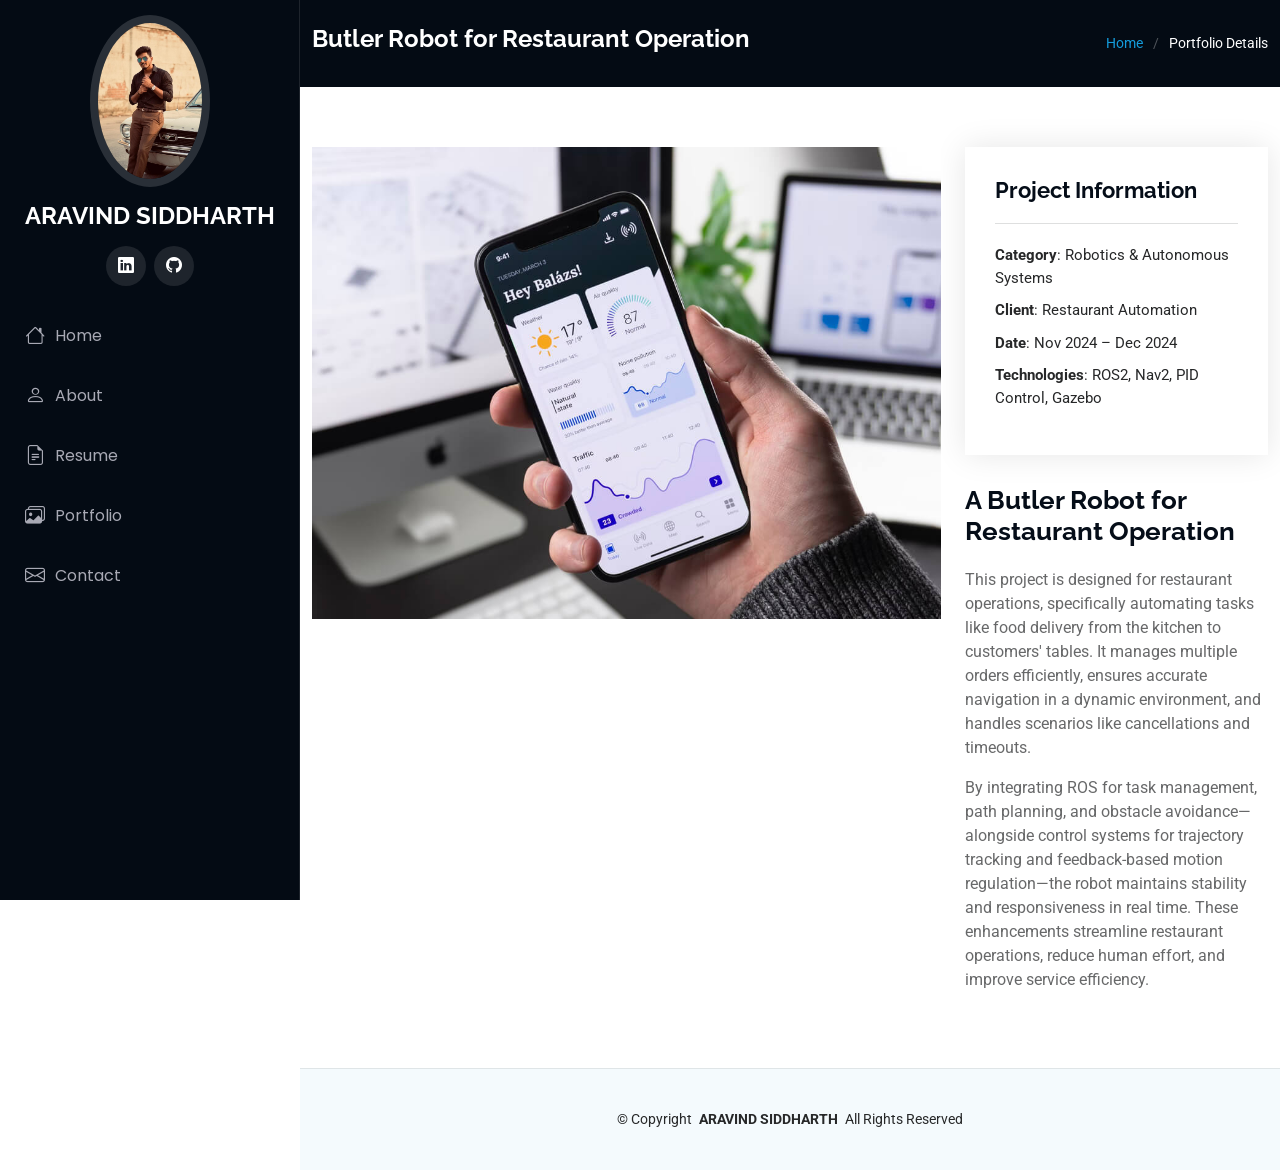
<file: portfolio-details.html>
<!DOCTYPE html>
<html lang="en">

<head>
  <meta charset="utf-8">
  <meta content="width=device-width, initial-scale=1.0" name="viewport">
  <title>Butler Robot - ARAVIND SIDDHARTH</title>
  <meta content="Butler Robot for Restaurant operation using ROS2 and Nav2" name="description">

  <!-- Favicons -->
  <link href="assets/img/favicon.png" rel="icon">
  <link href="assets/img/apple-touch-icon.png" rel="apple-touch-icon">

  <!-- Fonts & Vendor CSS (same as main) -->
  <link href="https://fonts.googleapis.com" rel="preconnect">
  <link href="https://fonts.gstatic.com" rel="preconnect" crossorigin>
  <link href="https://fonts.googleapis.com/css2?family=Roboto:ital,wght@0,100;0,300;0,400;0,500;0,700;0,900;1,100;1,300;1,400;1,500;1,700;1,900&family=Poppins:ital,wght@0,100;0,200;0,300;0,400;0,500;0,600;0,700;0,800;0,900;1,100;1,200;1,300;1,400;1,500;1,600;1,700;1,800;1,900&family=Raleway:ital,wght@0,100;0,200;0,300;0,400;0,500;0,600;0,700;0,800;0,900;1,100;1,200;1,300;1,400;1,500;1,600;1,700;1,800;1,900&display=swap" rel="stylesheet">
  <link href="assets/vendor/bootstrap/css/bootstrap.min.css" rel="stylesheet">
  <link href="assets/vendor/bootstrap-icons/bootstrap-icons.css" rel="stylesheet">
  <link href="assets/vendor/aos/aos.css" rel="stylesheet">
  <link href="assets/vendor/glightbox/css/glightbox.min.css" rel="stylesheet">
  <link href="assets/vendor/swiper/swiper-bundle.min.css" rel="stylesheet">
  <link href="assets/css/main.css" rel="stylesheet">
</head>

<body class="portfolio-details-page">

  <header id="header" class="header dark-background d-flex flex-column">
    <i class="header-toggle d-xl-none bi bi-list"></i>
    <div class="profile-img">
      <img src="assets/img/my-profile-img.jpg" alt="Aravind Siddharth" class="img-fluid rounded-circle">
    </div>
    <a href="index.html" class="logo d-flex align-items-center justify-content-center">
      <h1 class="sitename">ARAVIND SIDDHARTH</h1>
    </a>
    <div class="social-links text-center">
      <a href="https://linkedin.com/in/aravind-siddharth-52a496231" class="linkedin"><i class="bi bi-linkedin"></i></a>
      <a href="https://github.com/Aravindsiddharh" class="github"><i class="bi bi-github"></i></a>
    </div>
    <nav id="navmenu" class="navmenu">
      <ul>
        <li><a href="index.html#hero"><i class="bi bi-house navicon"></i>Home</a></li>
        <li><a href="index.html#about"><i class="bi bi-person navicon"></i>About</a></li>
        <li><a href="index.html#resume"><i class="bi bi-file-earmark-text navicon"></i>Resume</a></li>
        <li><a href="index.html#portfolio"><i class="bi bi-images navicon"></i>Portfolio</a></li>
        <li><a href="index.html#contact"><i class="bi bi-envelope navicon"></i>Contact</a></li>
      </ul>
    </nav>
  </header>

  <main class="main">
    <div class="page-title dark-background">
      <div class="container d-lg-flex justify-content-between align-items-center">
        <h1>Butler Robot for Restaurant Operation</h1>
        <nav class="breadcrumbs">
          <ol>
            <li><a href="index.html">Home</a></li>
            <li class="current">Portfolio Details</li>
          </ol>
        </nav>
      </div>
    </div>

    <section id="portfolio-details" class="portfolio-details section">
      <div class="container" data-aos="fade-up" data-aos-delay="100">
        <div class="row gy-4">
          <div class="col-lg-8">
            <div class="portfolio-details-slider swiper init-swiper">
              <script type="application/json" class="swiper-config">
                {"loop": true, "speed": 600, "autoplay": {"delay": 5000}, "slidesPerView": "auto", "pagination": {"el": ".swiper-pagination", "type": "bullets", "clickable": true}}
              </script>
              <div class="swiper-wrapper">
                <!-- Replace these images with your actual robot photos -->
                <div class="swiper-slide"><img src="assets/img/portfolio/app-1.jpg" alt="Butler Robot"></div>
                <div class="swiper-slide"><img src="assets/img/portfolio/app-2.jpg" alt="Butler Robot"></div>
              </div>
              <div class="swiper-pagination"></div>
            </div>
          </div>

          <div class="col-lg-4">
            <div class="portfolio-info" data-aos="fade-up" data-aos-delay="200">
              <h3>Project Information</h3>
              <ul>
                <li><strong>Category</strong>: Robotics &amp; Autonomous Systems</li>
                <li><strong>Client</strong>: Restaurant Automation</li>
                <li><strong>Date</strong>: Nov 2024 – Dec 2024</li>
                <li><strong>Technologies</strong>: ROS2, Nav2, PID Control, Gazebo</li>
              </ul>
            </div>
            <div class="portfolio-description" data-aos="fade-up" data-aos-delay="300">
              <h2>A Butler Robot for Restaurant Operation</h2>
              <p>
                This project is designed for restaurant operations, specifically automating tasks like food delivery from the kitchen to customers' tables. It manages multiple orders efficiently, ensures accurate navigation in a dynamic environment, and handles scenarios like cancellations and timeouts. 
              </p>
              <p>
                By integrating ROS for task management, path planning, and obstacle avoidance—alongside control systems for trajectory tracking and feedback-based motion regulation—the robot maintains stability and responsiveness in real time. These enhancements streamline restaurant operations, reduce human effort, and improve service efficiency.
              </p>
            </div>
          </div>
        </div>
      </div>
    </section>
  </main>

  <footer id="footer" class="footer position-relative light-background">
    <div class="container">
      <div class="copyright text-center">
        <p>© <span>Copyright</span> <strong class="px-1 sitename">ARAVIND SIDDHARTH</strong> <span>All Rights Reserved</span></p>
      </div>
    </div>
  </footer>

  <!-- Scroll Top & Scripts (same as main) -->
  <a href="#" id="scroll-top" class="scroll-top d-flex align-items-center justify-content-center"><i class="bi bi-arrow-up-short"></i></a>
  <div id="preloader"></div>
  <script src="assets/vendor/bootstrap/js/bootstrap.bundle.min.js"></script>
  <script src="assets/vendor/aos/aos.js"></script>
  <script src="assets/vendor/glightbox/js/glightbox.min.js"></script>
  <script src="assets/vendor/swiper/swiper-bundle.min.js"></script>
  <script src="assets/js/main.js"></script>
</body>
</html>
</file>
<file: assets/css/main.css>
/**
* Template Name: iPortfolio
* Template URL: https://bootstrapmade.com/iportfolio-bootstrap-portfolio-websites-template/
* Updated: Jun 29 2024 with Bootstrap v5.3.3
* Author: BootstrapMade.com
* License: https://bootstrapmade.com/license/
*/

/*--------------------------------------------------------------
# Font & Color Variables
# Help: https://bootstrapmade.com/color-system/
--------------------------------------------------------------*/
/* Fonts */
:root {
  --default-font: "Roboto",  system-ui, -apple-system, "Segoe UI", Roboto, "Helvetica Neue", Arial, "Noto Sans", "Liberation Sans", sans-serif, "Apple Color Emoji", "Segoe UI Emoji", "Segoe UI Symbol", "Noto Color Emoji";
  --heading-font: "Raleway",  sans-serif;
  --nav-font: "Poppins",  sans-serif;
}

/* Global Colors - The following color variables are used throughout the website. Updating them here will change the color scheme of the entire website */
:root { 
  --background-color: #ffffff; /* Background color for the entire website, including individual sections */
  --default-color: #272829; /* Default color used for the majority of the text content across the entire website */
  --heading-color: #050d18; /* Color for headings, subheadings and title throughout the website */
  --accent-color: #149ddd; /* Accent color that represents your brand on the website. It's used for buttons, links, and other elements that need to stand out */
  --surface-color: #ffffff; /* The surface color is used as a background of boxed elements within sections, such as cards, icon boxes, or other elements that require a visual separation from the global background. */
  --contrast-color: #ffffff; /* Contrast color for text, ensuring readability against backgrounds of accent, heading, or default colors. */
}

/* Nav Menu Colors - The following color variables are used specifically for the navigation menu. They are separate from the global colors to allow for more customization options */
:root {
  --nav-color: #a8a9b4;  /* The default color of the main navmenu links */
  --nav-hover-color: #ffffff; /* Applied to main navmenu links when they are hovered over or active */
  --nav-mobile-background-color: #040b14; /* Used as the background color for mobile navigation menu */
  --nav-dropdown-background-color: #040b14; /* Used as the background color for dropdown items that appear when hovering over primary navigation items */
  --nav-dropdown-color: #a8a9b4; /* Used for navigation links of the dropdown items in the navigation menu. */
  --nav-dropdown-hover-color: #ffffff; /* Similar to --nav-hover-color, this color is applied to dropdown navigation links when they are hovered over. */
}

/* Color Presets - These classes override global colors when applied to any section or element, providing reuse of the sam color scheme. */

.light-background {
  --background-color: #f4fafd;
  --surface-color: #ffffff;
}

.dark-background {
  --background-color: #040b14;
  --default-color: #ffffff;
  --heading-color: #ffffff;
  --surface-color: #151f2b;
  --contrast-color: #ffffff;
}

/* Smooth scroll */
:root {
  scroll-behavior: smooth;
}

/*--------------------------------------------------------------
# General Styling & Shared Classes
--------------------------------------------------------------*/
body {
  color: var(--default-color);
  background-color: var(--background-color);
  font-family: var(--default-font);
}

a {
  color: var(--accent-color);
  text-decoration: none;
  transition: 0.3s;
}

a:hover {
  color: color-mix(in srgb, var(--accent-color), transparent 25%);
  text-decoration: none;
}

h1,
h2,
h3,
h4,
h5,
h6 {
  color: var(--heading-color);
  font-family: var(--heading-font);
}

/* PHP Email Form Messages
------------------------------*/
.php-email-form .error-message {
  display: none;
  background: #df1529;
  color: #ffffff;
  text-align: left;
  padding: 15px;
  margin-bottom: 24px;
  font-weight: 600;
}

.php-email-form .sent-message {
  display: none;
  color: #ffffff;
  background: #059652;
  text-align: center;
  padding: 15px;
  margin-bottom: 24px;
  font-weight: 600;
}

.php-email-form .loading {
  display: none;
  background: var(--surface-color);
  text-align: center;
  padding: 15px;
  margin-bottom: 24px;
}

.php-email-form .loading:before {
  content: "";
  display: inline-block;
  border-radius: 50%;
  width: 24px;
  height: 24px;
  margin: 0 10px -6px 0;
  border: 3px solid var(--accent-color);
  border-top-color: var(--surface-color);
  animation: php-email-form-loading 1s linear infinite;
}

@keyframes php-email-form-loading {
  0% {
    transform: rotate(0deg);
  }

  100% {
    transform: rotate(360deg);
  }
}

/*--------------------------------------------------------------
# Global Header
--------------------------------------------------------------*/
.header {
  color: var(--default-color);
  background-color: var(--background-color);
  position: fixed;
  top: 0;
  left: 0;
  bottom: 0;
  padding: 0 15px;
  width: 300px;
  transition: all ease-in-out 0.3s;
  overflow-y: auto;
  z-index: 997;
  border-right: 1px solid color-mix(in srgb, var(--default-color), transparent 90%);
}

.header .profile-img img {
  margin: 15px auto;
  display: block;
  width: 120px;
  border: 8px solid color-mix(in srgb, var(--default-color), transparent 85%);
}

.header .logo {
  line-height: 1;
  margin-bottom: 15px;
}

.header .logo img {
  max-height: 32px;
  margin-right: 8px;
}

.header .logo h1 {
  font-size: 24px;
  margin: 0;
  font-weight: 700;
  color: var(--heading-color);
}

.header .social-links {
  margin: 0 0 20px 0;
}

.header .social-links a {
  font-size: 16px;
  display: inline-flex;
  align-items: center;
  justify-content: center;
  background: color-mix(in srgb, var(--default-color), transparent 90%);
  color: var(--default-color);
  margin: 0 2px;
  border-radius: 50%;
  text-align: center;
  width: 40px;
  height: 40px;
  transition: 0.3s;
}

.header .social-links a:hover {
  color: var(--contrast-color);
  background: var(--accent-color);
}

@media (min-width: 1200px) {

  .header~main,
  .header~#footer {
    margin-left: 300px;
  }
}

@media (max-width: 1199px) {
  .header {
    left: -100%;
  }
}

.header.header-show {
  left: 0;
}

.header .header-toggle {
  color: var(--contrast-color);
  background-color: var(--accent-color);
  font-size: 22px;
  display: flex;
  align-items: center;
  justify-content: center;
  width: 40px;
  height: 40px;
  border-radius: 50%;
  cursor: pointer;
  position: fixed;
  top: 15px;
  right: 15px;
  z-index: 9999;
  transition: background-color 0.3s;
}

.header .header-toggle:hover {
  color: var(--contrast-color);
  background-color: color-mix(in srgb, var(--accent-color) 90%, white 15%);
}

/*--------------------------------------------------------------
# Navigation Menu
--------------------------------------------------------------*/
.mobile-nav-toggle {
  display: none;
}

.navmenu {
  padding: 0;
  z-index: 9997;
}

.navmenu ul {
  list-style: none;
  padding: 0 0 20px 0;
  margin: 0;
}

.navmenu a,
.navmenu a:focus {
  color: var(--nav-color);
  padding: 15px 10px;
  font-family: var(--nav-font);
  font-size: 16px;
  font-weight: 400;
  display: flex;
  align-items: center;
  white-space: nowrap;
  transition: 0.3s;
  width: 100%;
}

.navmenu a .navicon,
.navmenu a:focus .navicon {
  font-size: 20px;
  margin-right: 10px;
}

.navmenu a .toggle-dropdown,
.navmenu a:focus .toggle-dropdown {
  font-size: 12px;
  line-height: 0;
  margin-left: auto;
  width: 30px;
  height: 30px;
  display: flex;
  align-items: center;
  justify-content: center;
  border-radius: 50%;
  transition: 0.3s;
  flex-shrink: 0;
  background-color: color-mix(in srgb, var(--accent-color), transparent 90%);
}

.navmenu a .toggle-dropdown:hover,
.navmenu a:focus .toggle-dropdown:hover {
  background-color: var(--accent-color);
  color: var(--contrast-color);
}

.navmenu a:hover,
.navmenu .active,
.navmenu .active:focus {
  color: var(--nav-hover-color);
}

.navmenu a:hover .navicon,
.navmenu .active .navicon,
.navmenu .active:focus .navicon {
  color: var(--accent-color);
}

.navmenu .active .toggle-dropdown,
.navmenu .active:focus .toggle-dropdown {
  background-color: var(--accent-color);
  color: var(--contrast-color);
  transform: rotate(180deg);
}

.navmenu .dropdown {
  display: block;
}

.navmenu .dropdown a,
.navmenu .dropdown a:focus {
  color: --nav-dropdown-color;
}

.navmenu .dropdown a:hover,
.navmenu .dropdown .active,
.navmenu .dropdown .active:focus {
  color: var(--nav-dropdown-hover-color);
}

.navmenu .dropdown ul {
  position: static;
  display: none;
  z-index: 99;
  padding: 5px 10px;
  margin: 5px 10px;
  background-color: var(--nav-dropdown-background-color);
  border: 1px solid color-mix(in srgb, var(--default-color), transparent 90%);
  box-shadow: none;
  transition: all 0.5s ease-in-out;
}

.navmenu .dropdown ul ul {
  background-color: rgba(33, 37, 41, 0.1);
}

.navmenu .dropdown>.dropdown-active {
  display: block;
  background-color: rgba(33, 37, 41, 0.03);
}

/*--------------------------------------------------------------
# Global Footer
--------------------------------------------------------------*/
.footer {
  color: var(--default-color);
  background-color: var(--background-color);
  font-size: 14px;
  padding: 40px 0;
  position: relative;
  border-top: 1px solid color-mix(in srgb, var(--default-color), transparent 90%);
}

.footer .copyright p {
  margin-bottom: 0;
}

.footer .credits {
  margin-top: 4px;
  font-size: 13px;
  text-align: center;
}

/*--------------------------------------------------------------
# Preloader
--------------------------------------------------------------*/
#preloader {
  position: fixed;
  inset: 0;
  z-index: 999999;
  overflow: hidden;
  background: var(--background-color);
  transition: all 0.6s ease-out;
}

#preloader:before {
  content: "";
  position: fixed;
  top: calc(50% - 30px);
  left: calc(50% - 30px);
  border: 6px solid #ffffff;
  border-color: var(--accent-color) transparent var(--accent-color) transparent;
  border-radius: 50%;
  width: 60px;
  height: 60px;
  animation: animate-preloader 1.5s linear infinite;
}

@keyframes animate-preloader {
  0% {
    transform: rotate(0deg);
  }

  100% {
    transform: rotate(360deg);
  }
}

/*--------------------------------------------------------------
# Scroll Top Button
--------------------------------------------------------------*/
.scroll-top {
  position: fixed;
  visibility: hidden;
  opacity: 0;
  right: 15px;
  bottom: -15px;
  z-index: 99999;
  background-color: var(--accent-color);
  width: 44px;
  height: 44px;
  border-radius: 50px;
  transition: all 0.4s;
}

.scroll-top i {
  font-size: 24px;
  color: var(--contrast-color);
  line-height: 0;
}

.scroll-top:hover {
  background-color: color-mix(in srgb, var(--accent-color), transparent 20%);
  color: var(--contrast-color);
}

.scroll-top.active {
  visibility: visible;
  opacity: 1;
  bottom: 15px;
}

/*--------------------------------------------------------------
# Disable aos animation delay on mobile devices
--------------------------------------------------------------*/
@media screen and (max-width: 768px) {
  [data-aos-delay] {
    transition-delay: 0 !important;
  }
}

/*--------------------------------------------------------------
# Global Page Titles & Breadcrumbs
--------------------------------------------------------------*/
.page-title {
  color: var(--default-color);
  background-color: var(--background-color);
  padding: 25px 0;
  position: relative;
}

.page-title h1 {
  font-size: 24px;
  font-weight: 700;
}

.page-title .breadcrumbs ol {
  display: flex;
  flex-wrap: wrap;
  list-style: none;
  padding: 0;
  margin: 0;
  font-size: 14px;
  font-weight: 400;
}

.page-title .breadcrumbs ol li+li {
  padding-left: 10px;
}

.page-title .breadcrumbs ol li+li::before {
  content: "/";
  display: inline-block;
  padding-right: 10px;
  color: color-mix(in srgb, var(--default-color), transparent 70%);
}

/*--------------------------------------------------------------
# Global Sections
--------------------------------------------------------------*/
section,
.section {
  color: var(--default-color);
  background-color: var(--background-color);
  padding: 60px 0;
  overflow: clip;
}

/*--------------------------------------------------------------
# Global Section Titles
--------------------------------------------------------------*/
.section-title {
  padding-bottom: 60px;
  position: relative;
}

.section-title h2 {
  font-size: 32px;
  font-weight: 700;
  margin-bottom: 20px;
  padding-bottom: 20px;
  position: relative;
}

.section-title h2:after {
  content: "";
  position: absolute;
  display: block;
  width: 50px;
  height: 3px;
  background: var(--accent-color);
  left: 0;
  bottom: 0;
}

.section-title p {
  margin-bottom: 0;
}

/*--------------------------------------------------------------
# Hero Section
--------------------------------------------------------------*/
.hero {
  width: 100%;
  min-height: 100vh;
  position: relative;
  padding: 80px 0;
  display: flex;
  align-items: center;
  justify-content: center;
}

.hero img {
  position: absolute;
  inset: 0;
  display: block;
  width: 100%;
  height: 100%;
  object-fit: cover;
  z-index: 1;
}

.hero:before {
  content: "";
  background: color-mix(in srgb, var(--background-color), transparent 70%);
  position: absolute;
  inset: 0;
  z-index: 2;
}

.hero .container {
  position: relative;
  z-index: 3;
}

.hero h2 {
  margin: 0;
  font-size: 64px;
  font-weight: 700;
}

.hero p {
  margin: 5px 0 0 0;
  font-size: 26px;
}

.hero p span {
  letter-spacing: 1px;
  border-bottom: 2px solid var(--accent-color);
}

.hero .social-links {
  margin-top: 25px;
}

.hero .social-links a {
  font-size: 24px;
  display: inline-block;
  color: color-mix(in srgb, var(--default-color), transparent 50%);
  line-height: 1;
  margin-right: 20px;
  transition: 0.3s;
}

.hero .social-links a:hover {
  color: var(--accent-color);
}

@media (max-width: 768px) {
  .hero h2 {
    font-size: 32px;
  }

  .hero p {
    font-size: 20px;
  }
}

/*--------------------------------------------------------------
# About Section
--------------------------------------------------------------*/
.about .content h2 {
  font-weight: 700;
  font-size: 24px;
}

.about .content ul {
  list-style: none;
  padding: 0;
}

.about .content ul li {
  margin-bottom: 20px;
  display: flex;
  align-items: center;
}

.about .content ul strong {
  margin-right: 10px;
}

.about .content ul i {
  font-size: 16px;
  margin-right: 5px;
  color: var(--accent-color);
  line-height: 0;
}

/*--------------------------------------------------------------
# Stats Section
--------------------------------------------------------------*/
.stats .stats-item {
  padding: 30px;
  width: 100%;
}

.stats .stats-item i {
  color: var(--accent-color);
  display: block;
  font-size: 44px;
  float: left;
  line-height: 0;
}

.stats .stats-item .purecounter {
  color: var(--heading-color);
  font-size: 48px;
  line-height: 40px;
  display: block;
  font-weight: 700;
  margin-left: 60px;
}

.stats .stats-item p {
  color: color-mix(in srgb, var(--default-color), transparent 40%);
  padding: 15px 0 0 0;
  margin: 0 0 0 60px;
  font-family: var(--heading-font);
  font-size: 14px;
}

/*--------------------------------------------------------------
# Skills Section
--------------------------------------------------------------*/
.skills .progress {
  height: 60px;
  display: block;
  background: none;
  border-radius: 0;
}

.skills .progress .skill {
  color: var(--heading-color);
  padding: 0;
  margin: 0 0 6px 0;
  text-transform: uppercase;
  display: block;
  font-weight: 600;
  font-family: var(--heading-font);
}

.skills .progress .skill .val {
  float: right;
  font-style: normal;
}

.skills .progress-bar-wrap {
  background: color-mix(in srgb, var(--default-color), transparent 90%);
  height: 10px;
}

.skills .progress-bar {
  width: 1px;
  height: 10px;
  transition: 0.9s;
  background-color: var(--accent-color);
}

/*--------------------------------------------------------------
# Resume Section
--------------------------------------------------------------*/
.resume .resume-title {
  color: var(--heading-color);
  font-size: 26px;
  font-weight: 700;
  margin-top: 20px;
  margin-bottom: 20px;
}

.resume .resume-item {
  padding: 0 0 20px 20px;
  margin-top: -2px;
  border-left: 2px solid var(--accent-color);
  position: relative;
}

.resume .resume-item h4 {
  line-height: 18px;
  font-size: 18px;
  font-weight: 600;
  text-transform: uppercase;
  color: color-mix(in srgb, var(--default-color), transparent 20%);
  margin-bottom: 10px;
}

.resume .resume-item h5 {
  font-size: 16px;
  padding: 5px 15px;
  display: inline-block;
  font-weight: 600;
  margin-bottom: 10px;
}

.resume .resume-item ul {
  padding-left: 20px;
}

.resume .resume-item ul li {
  padding-bottom: 10px;
}

.resume .resume-item:last-child {
  padding-bottom: 0;
}

.resume .resume-item::before {
  content: "";
  position: absolute;
  width: 16px;
  height: 16px;
  border-radius: 50px;
  left: -9px;
  top: 0;
  background: var(--background-color);
  border: 2px solid var(--accent-color);
}

/*--------------------------------------------------------------
# Portfolio Section
--------------------------------------------------------------*/
.portfolio .portfolio-filters {
  padding: 0;
  margin: 0 auto 20px auto;
  list-style: none;
  text-align: center;
}

.portfolio .portfolio-filters li {
  cursor: pointer;
  display: inline-block;
  padding: 0;
  font-size: 14px;
  font-weight: 400;
  margin: 0 10px;
  line-height: 1;
  text-transform: uppercase;
  margin-bottom: 10px;
  transition: all 0.3s ease-in-out;
}

.portfolio .portfolio-filters li:hover,
.portfolio .portfolio-filters li.filter-active {
  color: var(--accent-color);
}

.portfolio .portfolio-filters li:first-child {
  margin-left: 0;
}

.portfolio .portfolio-filters li:last-child {
  margin-right: 0;
}

@media (max-width: 575px) {
  .portfolio .portfolio-filters li {
    font-size: 14px;
    margin: 0 5px;
  }
}

.portfolio .portfolio-content {
  position: relative;
  overflow: hidden;
}

.portfolio .portfolio-content img {
  transition: 0.3s;
}

.portfolio .portfolio-content .portfolio-info {
  opacity: 0;
  position: absolute;
  inset: 0;
  z-index: 3;
  transition: all ease-in-out 0.3s;
  background: rgba(0, 0, 0, 0.6);
  padding: 15px;
}

.portfolio .portfolio-content .portfolio-info h4 {
  font-size: 14px;
  padding: 5px 10px;
  font-weight: 400;
  color: #ffffff;
  display: inline-block;
  background-color: var(--accent-color);
}

.portfolio .portfolio-content .portfolio-info p {
  position: absolute;
  bottom: 10px;
  text-align: center;
  display: inline-block;
  left: 0;
  right: 0;
  font-size: 16px;
  font-weight: 600;
  color: rgba(255, 255, 255, 0.8);
}

.portfolio .portfolio-content .portfolio-info .preview-link,
.portfolio .portfolio-content .portfolio-info .details-link {
  position: absolute;
  left: calc(50% - 40px);
  font-size: 26px;
  top: calc(50% - 14px);
  color: #fff;
  transition: 0.3s;
  line-height: 1.2;
}

.portfolio .portfolio-content .portfolio-info .preview-link:hover,
.portfolio .portfolio-content .portfolio-info .details-link:hover {
  color: var(--accent-color);
}

.portfolio .portfolio-content .portfolio-info .details-link {
  left: 50%;
  font-size: 34px;
  line-height: 0;
}

.portfolio .portfolio-content:hover .portfolio-info {
  opacity: 1;
}

.portfolio .portfolio-content:hover img {
  transform: scale(1.1);
}

/*--------------------------------------------------------------
# Services Section
--------------------------------------------------------------*/
.services .service-item {
  position: relative;
}

.services .service-item .icon {
  background: var(--accent-color);
  display: flex;
  align-items: center;
  justify-content: center;
  width: 54px;
  height: 54px;
  border-radius: 50%;
  transition: 0.5s;
  border: 1px solid var(--accent-color);
  margin-right: 20px;
}

.services .service-item .icon i {
  color: var(--contrast-color);
  font-size: 24px;
  line-height: 0;
}

.services .service-item:hover .icon {
  background: var(--surface-color);
}

.services .service-item:hover .icon i {
  color: var(--accent-color);
}

.services .service-item .title {
  font-weight: 700;
  margin-bottom: 15px;
  font-size: 18px;
}

.services .service-item .title a {
  color: var(--heading-color);
}

.services .service-item .title a:hover {
  color: var(--accent-color);
}

.services .service-item .description {
  line-height: 24px;
  font-size: 14px;
}

/*--------------------------------------------------------------
# Testimonials Section
--------------------------------------------------------------*/
.testimonials .testimonials-carousel,
.testimonials .testimonials-slider {
  overflow: hidden;
}

.testimonials .testimonial-item {
  box-sizing: content-box;
  text-align: center;
  min-height: 320px;
}

.testimonials .testimonial-item .testimonial-img {
  width: 90px;
  border-radius: 50%;
  margin: 0 auto;
}

.testimonials .testimonial-item h3 {
  font-size: 18px;
  font-weight: bold;
  margin: 10px 0 5px 0;
}

.testimonials .testimonial-item h4 {
  font-size: 14px;
  color: color-mix(in srgb, var(--default-color), transparent 20%);
  margin: 0;
}

.testimonials .testimonial-item .quote-icon-left,
.testimonials .testimonial-item .quote-icon-right {
  color: color-mix(in srgb, var(--accent-color), transparent 40%);
  font-size: 26px;
  line-height: 0;
}

.testimonials .testimonial-item .quote-icon-left {
  display: inline-block;
  left: -5px;
  position: relative;
}

.testimonials .testimonial-item .quote-icon-right {
  display: inline-block;
  right: -5px;
  position: relative;
  top: 10px;
  transform: scale(-1, -1);
}

.testimonials .testimonial-item p {
  font-style: italic;
  margin: 0 15px 15px 15px;
  padding: 20px;
  background-color: var(--surface-color);
  position: relative;
  margin-bottom: 35px;
  border-radius: 6px;
  box-shadow: 0px 2px 15px rgba(0, 0, 0, 0.1);
}

.testimonials .testimonial-item p::after {
  content: "";
  width: 0;
  height: 0;
  border-top: 20px solid var(--surface-color);
  border-right: 20px solid transparent;
  border-left: 20px solid transparent;
  position: absolute;
  bottom: -20px;
  left: calc(50% - 20px);
}

.testimonials .swiper-wrapper {
  height: auto;
}

.testimonials .swiper-pagination {
  margin-top: 40px;
  position: relative;
}

.testimonials .swiper-pagination .swiper-pagination-bullet {
  width: 12px;
  height: 12px;
  background-color: var(--background-color);
  opacity: 1;
  border: 1px solid var(--accent-color);
}

.testimonials .swiper-pagination .swiper-pagination-bullet-active {
  background-color: var(--accent-color);
}

/*--------------------------------------------------------------
# Contact Section
--------------------------------------------------------------*/
.contact .info-wrap {
  background-color: var(--surface-color);
  box-shadow: 0px 0px 20px rgba(0, 0, 0, 0.1);
  padding: 30px;
}

@media (max-width: 575px) {
  .contact .info-wrap {
    padding: 20px;
  }
}

.contact .info-item {
  margin-bottom: 40px;
}

.contact .info-item i {
  font-size: 20px;
  color: var(--accent-color);
  background: color-mix(in srgb, var(--accent-color), transparent 92%);
  width: 44px;
  height: 44px;
  display: flex;
  justify-content: center;
  align-items: center;
  border-radius: 50px;
  transition: all 0.3s ease-in-out;
  margin-right: 15px;
}

.contact .info-item h3 {
  padding: 0;
  font-size: 18px;
  font-weight: 700;
  margin-bottom: 5px;
}

.contact .info-item p {
  padding: 0;
  margin-bottom: 0;
  font-size: 14px;
}

.contact .info-item:hover i {
  background: var(--accent-color);
  color: var(--contrast-color);
}

.contact .php-email-form {
  background-color: var(--surface-color);
  height: 100%;
  padding: 30px;
  box-shadow: 0px 0px 20px rgba(0, 0, 0, 0.1);
}

@media (max-width: 575px) {
  .contact .php-email-form {
    padding: 20px;
  }
}

.contact .php-email-form input[type=text],
.contact .php-email-form input[type=email],
.contact .php-email-form textarea {
  font-size: 14px;
  padding: 10px 15px;
  box-shadow: none;
  border-radius: 0;
  color: var(--default-color);
  background-color: var(--surface-color);
  border-color: color-mix(in srgb, var(--default-color), transparent 80%);
}

.contact .php-email-form input[type=text]:focus,
.contact .php-email-form input[type=email]:focus,
.contact .php-email-form textarea:focus {
  border-color: var(--accent-color);
}

.contact .php-email-form input[type=text]::placeholder,
.contact .php-email-form input[type=email]::placeholder,
.contact .php-email-form textarea::placeholder {
  color: color-mix(in srgb, var(--default-color), transparent 70%);
}

.contact .php-email-form button[type=submit] {
  color: var(--contrast-color);
  background: var(--accent-color);
  border: 0;
  padding: 10px 30px;
  transition: 0.4s;
  border-radius: 50px;
}

.contact .php-email-form button[type=submit]:hover {
  background: color-mix(in srgb, var(--accent-color), transparent 25%);
}

/*--------------------------------------------------------------
# Portfolio Details Section
--------------------------------------------------------------*/
.portfolio-details .portfolio-details-slider img {
  width: 100%;
}

.portfolio-details .portfolio-details-slider .swiper-pagination {
  margin-top: 20px;
  position: relative;
}

.portfolio-details .portfolio-details-slider .swiper-pagination .swiper-pagination-bullet {
  width: 12px;
  height: 12px;
  background-color: color-mix(in srgb, var(--default-color), transparent 85%);
  opacity: 1;
}

.portfolio-details .portfolio-details-slider .swiper-pagination .swiper-pagination-bullet-active {
  background-color: var(--accent-color);
}

.portfolio-details .portfolio-info {
  padding: 30px;
  box-shadow: 0px 0 30px rgba(0, 0, 0, 0.1);
}

.portfolio-details .portfolio-info h3 {
  font-size: 22px;
  font-weight: 700;
  margin-bottom: 20px;
  padding-bottom: 20px;
  border-bottom: 1px solid color-mix(in srgb, var(--default-color), transparent 85%);
}

.portfolio-details .portfolio-info ul {
  list-style: none;
  padding: 0;
  font-size: 15px;
}

.portfolio-details .portfolio-info ul li+li {
  margin-top: 10px;
}

.portfolio-details .portfolio-description {
  padding-top: 30px;
}

.portfolio-details .portfolio-description h2 {
  font-size: 26px;
  font-weight: 700;
  margin-bottom: 20px;
}

.portfolio-details .portfolio-description p {
  padding: 0;
  color: color-mix(in srgb, var(--default-color), transparent 30%);
}

/*--------------------------------------------------------------
# Service Details Section
--------------------------------------------------------------*/
.service-details .services-list {
  padding: 10px 30px;
  border: 1px solid color-mix(in srgb, var(--default-color), transparent 90%);
  margin-bottom: 20px;
}

.service-details .services-list a {
  display: block;
  line-height: 1;
  padding: 8px 0 8px 15px;
  border-left: 3px solid color-mix(in srgb, var(--default-color), transparent 70%);
  margin: 20px 0;
  color: color-mix(in srgb, var(--default-color), transparent 20%);
  transition: 0.3s;
}

.service-details .services-list a.active {
  color: var(--heading-color);
  font-weight: 700;
  border-color: var(--accent-color);
}

.service-details .services-list a:hover {
  border-color: var(--accent-color);
}

.service-details .services-img {
  margin-bottom: 20px;
}

.service-details h3 {
  font-size: 26px;
  font-weight: 700;
}

.service-details h4 {
  font-size: 20px;
  font-weight: 700;
}

.service-details p {
  font-size: 15px;
}

.service-details ul {
  list-style: none;
  padding: 0;
  font-size: 15px;
}

.service-details ul li {
  padding: 5px 0;
  display: flex;
  align-items: center;
}

.service-details ul i {
  font-size: 20px;
  margin-right: 8px;
  color: var(--accent-color);
}

/*--------------------------------------------------------------
# Starter Section Section
--------------------------------------------------------------*/
.starter-section {
  /* Add your styles here */
}
</file>
